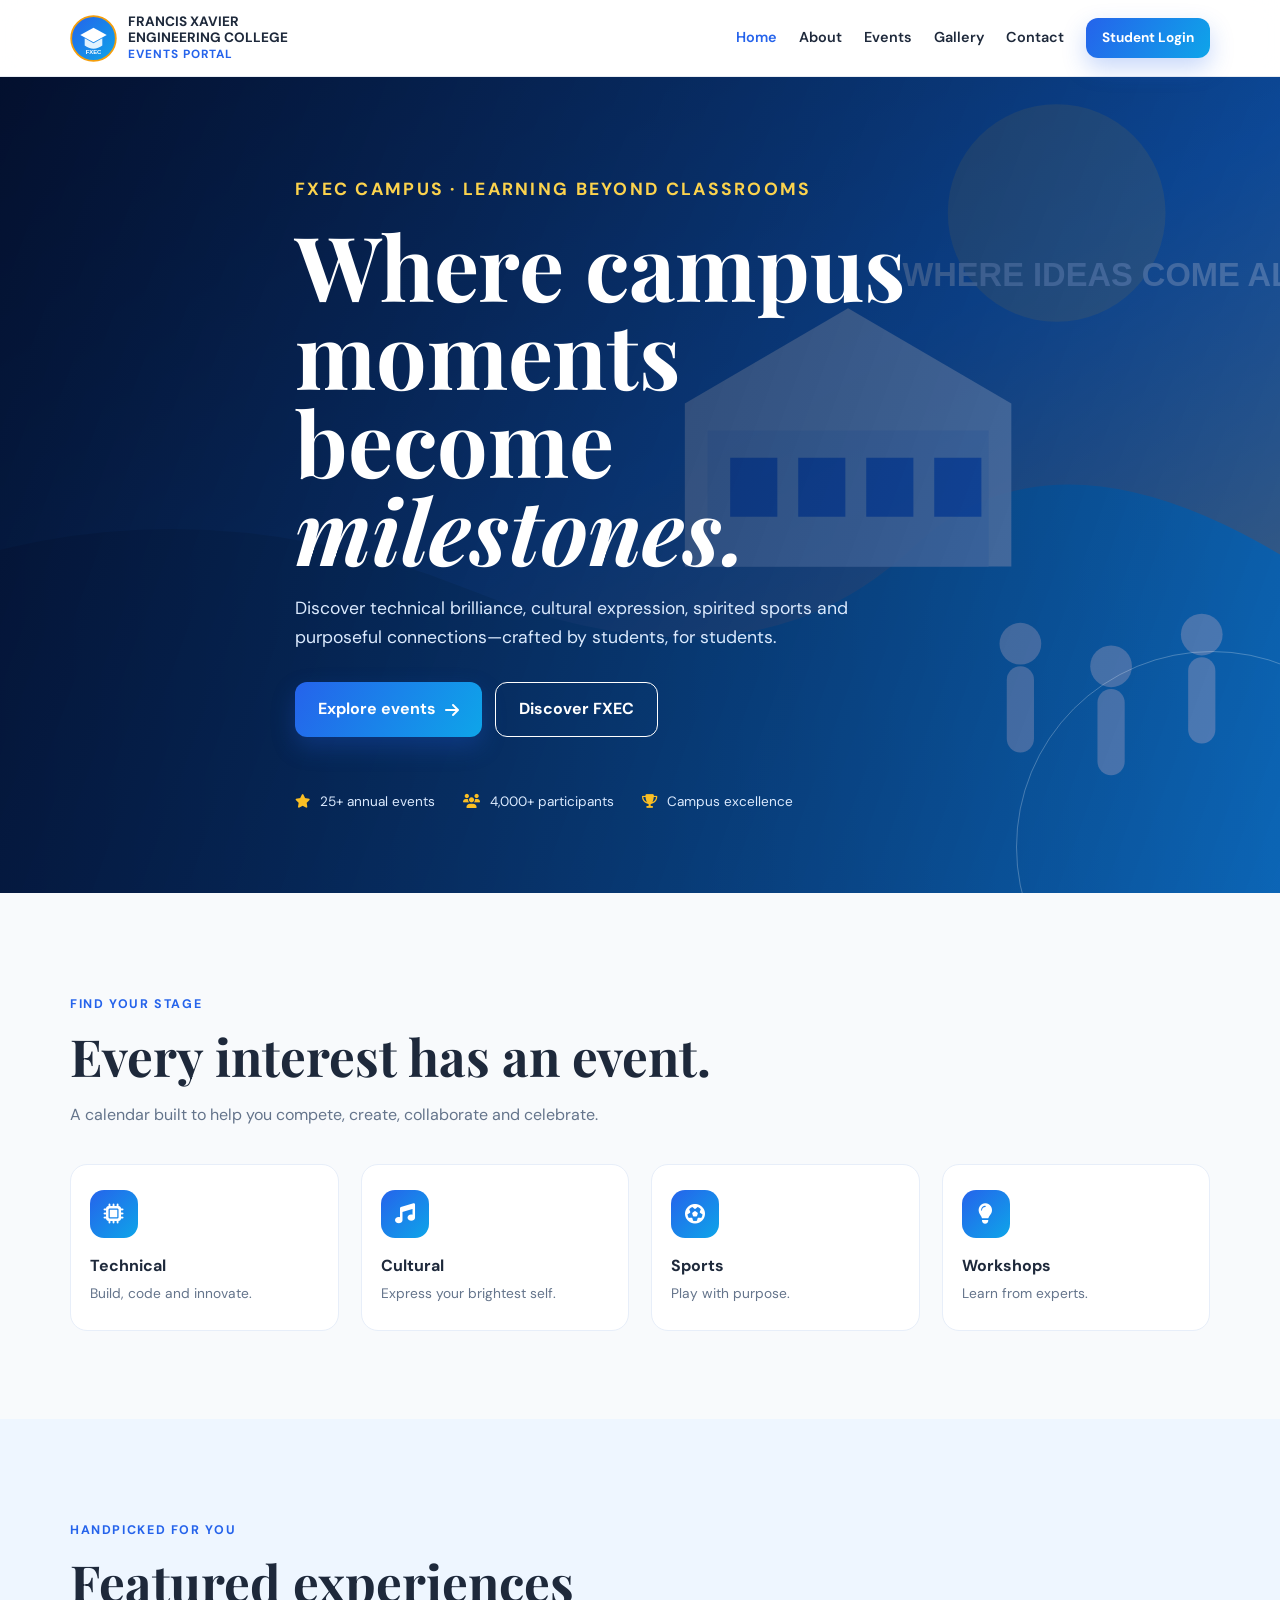
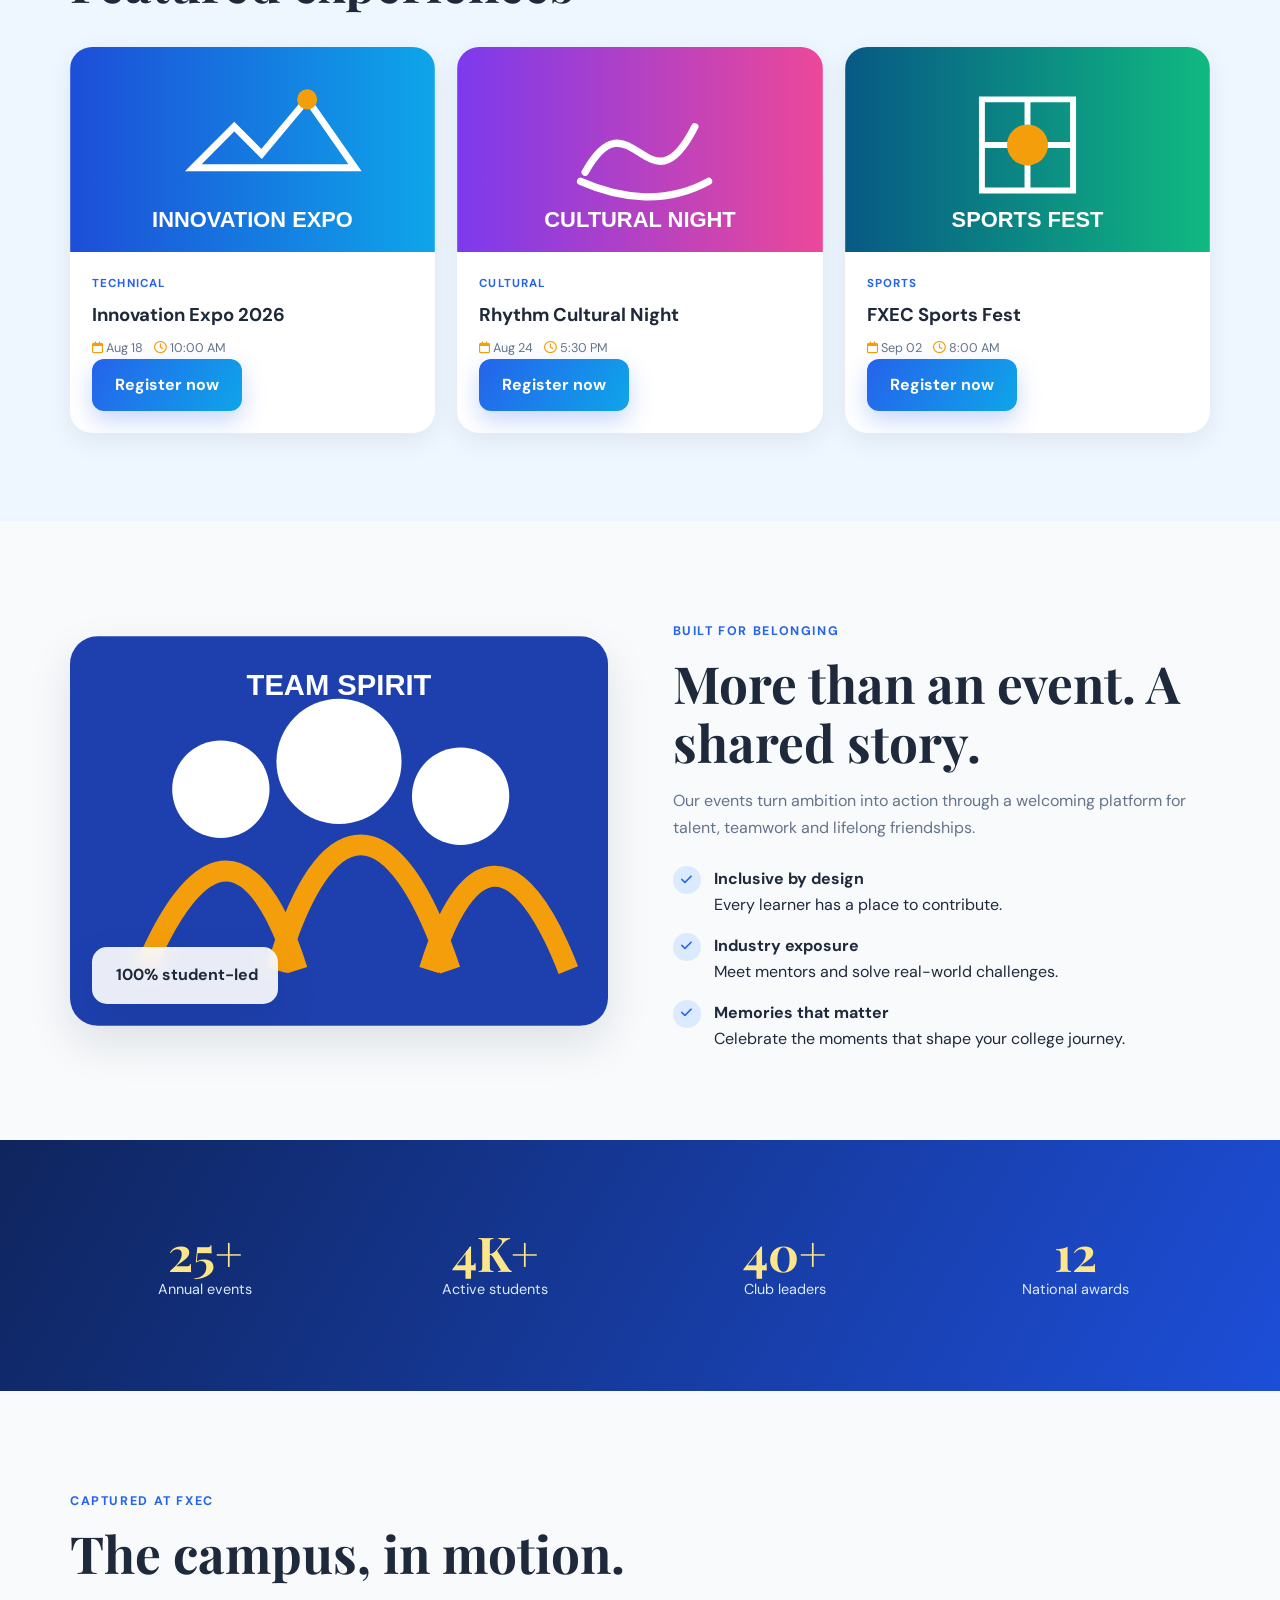
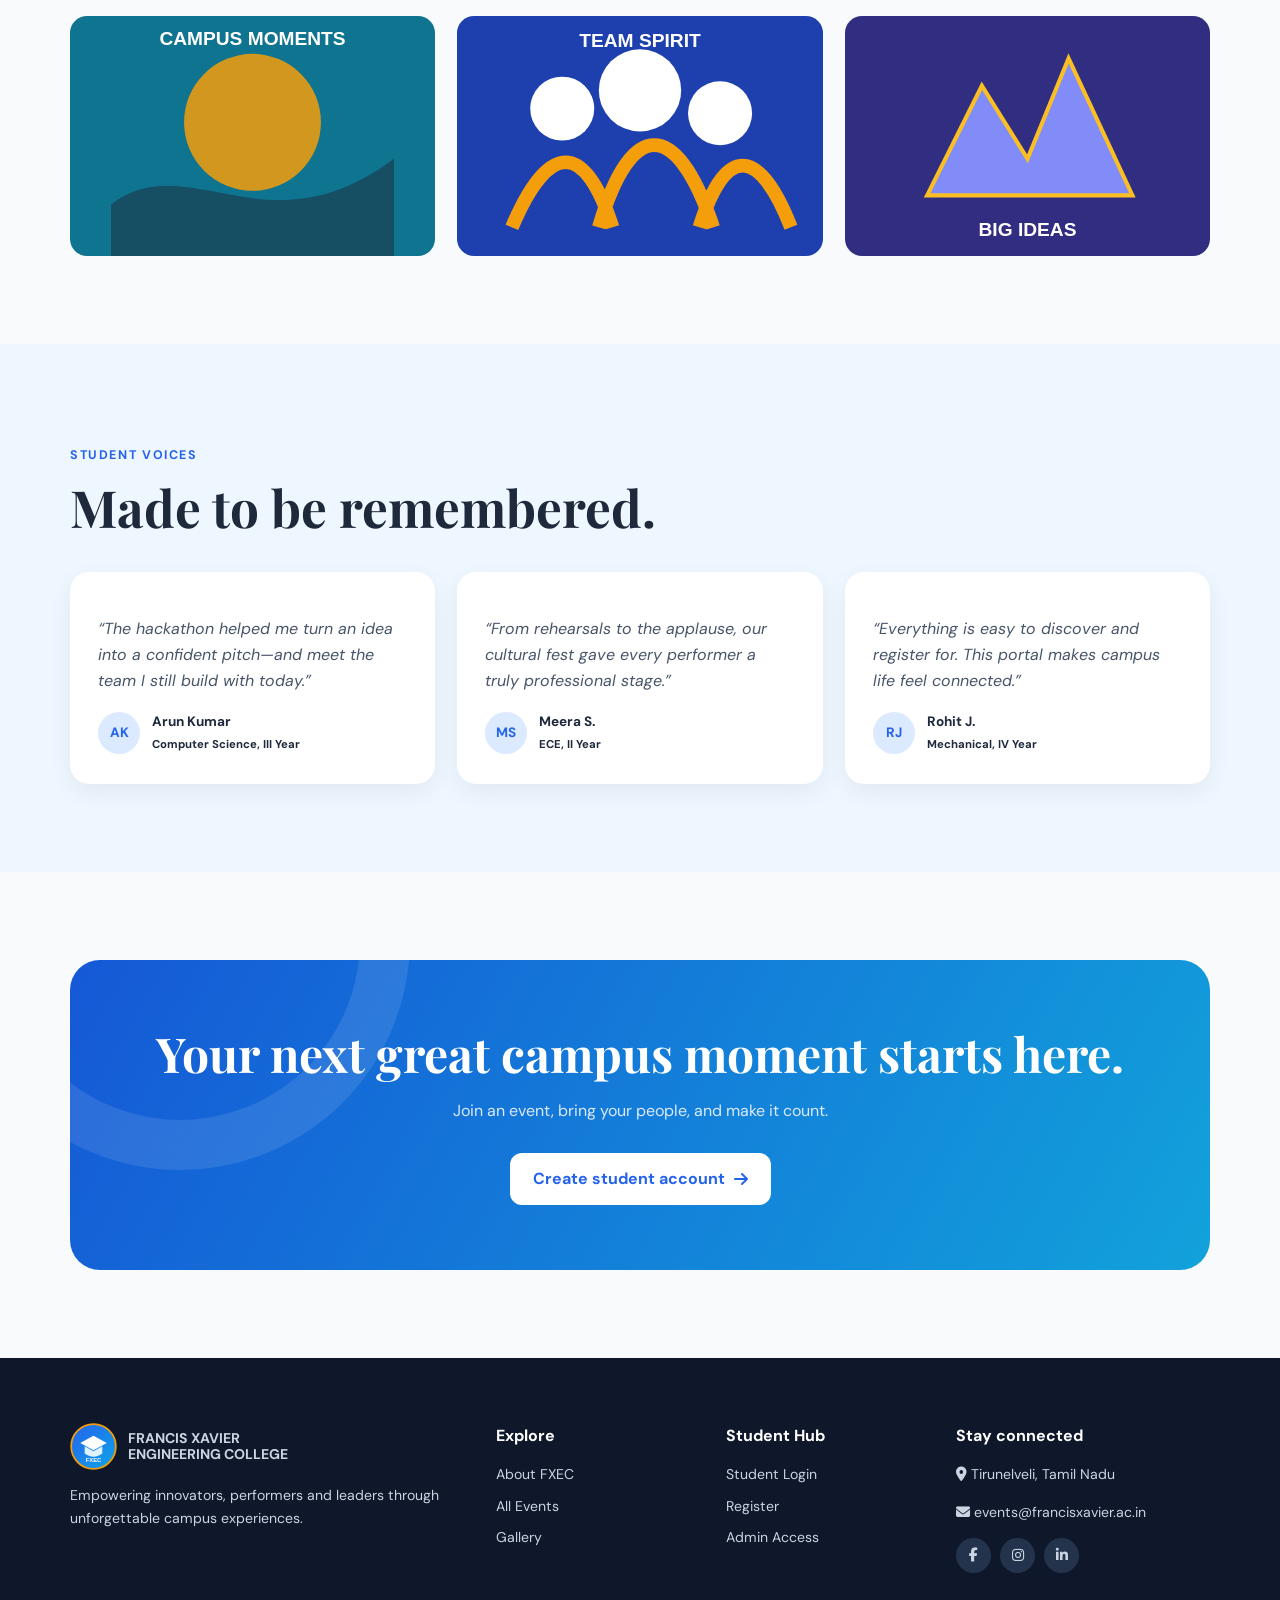
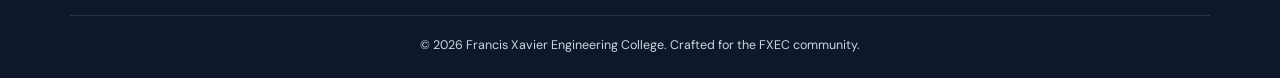
<file: index.html>
<!DOCTYPE html><html lang="en"><head><meta charset="UTF-8"><meta name="viewport" content="width=device-width,initial-scale=1.0"><title>FXEC Events | Francis Xavier Engineering College</title><link rel="preconnect" href="https://fonts.googleapis.com"><link rel="stylesheet" href="https://cdnjs.cloudflare.com/ajax/libs/font-awesome/6.5.2/css/all.min.css"><link rel="stylesheet" href="css/style.css"><link rel="stylesheet" href="css/responsive.css"><link rel="stylesheet" href="css/interactions.css"></head><body>
<nav class="nav"><div class="container nav-inner"><a class="brand" href="index.html"><img src="images/college-logo.svg" alt="FXEC logo"><div>FRANCIS XAVIER<br>ENGINEERING COLLEGE<br><span>EVENTS PORTAL</span></div></a><div class="nav-links"><a class="active" href="index.html">Home</a><a href="about.html">About</a><a href="events.html">Events</a><a href="gallery.html">Gallery</a><a href="contact.html">Contact</a><a class="btn nav-cta" href="student-login.html">Student Login</a></div></div></nav>
<header class="hero"><div class="container hero-content"><p class="eyebrow">FXEC Campus · Learning beyond classrooms</p><h1>Where campus<br>moments become<br><em>milestones.</em></h1><p>Discover technical brilliance, cultural expression, spirited sports and purposeful connections—crafted by students, for students.</p><div class="hero-actions"><a class="btn" href="events.html">Explore events <i class="fa-solid fa-arrow-right"></i></a><a class="btn btn-outline" href="about.html">Discover FXEC</a></div><div class="trust"><span><i class="fa-solid fa-star"></i> 25+ annual events</span><span><i class="fa-solid fa-users"></i> 4,000+ participants</span><span><i class="fa-solid fa-trophy"></i> Campus excellence</span></div></div></header>
<main><section class="section"><div class="container"><p class="eyebrow">Find your stage</p><h2 class="section-title">Every interest has an event.</h2><p class="section-copy">A calendar built to help you compete, create, collaborate and celebrate.</p><div class="category-grid"><div class="category"><i class="fa-solid fa-microchip"></i><h3>Technical</h3><p>Build, code and innovate.</p></div><div class="category"><i class="fa-solid fa-music"></i><h3>Cultural</h3><p>Express your brightest self.</p></div><div class="category"><i class="fa-solid fa-futbol"></i><h3>Sports</h3><p>Play with purpose.</p></div><div class="category"><i class="fa-solid fa-lightbulb"></i><h3>Workshops</h3><p>Learn from experts.</p></div></div></div></section>
<section class="section light-section"><div class="container"><p class="eyebrow">Handpicked for you</p><h2 class="section-title">Featured experiences</h2><div class="card-grid"><article class="event-card"><img class="event-image" src="images/event1.svg" alt="Innovation Expo"><div class="event-body"><span class="event-tag">Technical</span><h3>Innovation Expo 2026</h3><div class="event-meta"><span><i class="fa-regular fa-calendar"></i> Aug 18</span><span><i class="fa-regular fa-clock"></i> 10:00 AM</span></div></div></article><article class="event-card"><img class="event-image" src="images/event2.svg" alt="Cultural Night"><div class="event-body"><span class="event-tag">Cultural</span><h3>Rhythm Cultural Night</h3><div class="event-meta"><span><i class="fa-regular fa-calendar"></i> Aug 24</span><span><i class="fa-regular fa-clock"></i> 5:30 PM</span></div></div></article><article class="event-card"><img class="event-image" src="images/event3.svg" alt="Sports Fest"><div class="event-body"><span class="event-tag">Sports</span><h3>FXEC Sports Fest</h3><div class="event-meta"><span><i class="fa-regular fa-calendar"></i> Sep 02</span><span><i class="fa-regular fa-clock"></i> 8:00 AM</span></div></div></article></div></div></section>
<section class="section"><div class="container split"><div class="visual-card"><img src="images/gallery2.svg" alt="Students collaborating"><div class="floating-stat"><i class="fa-solid fa-sparkles"></i> 100% student-led</div></div><div><p class="eyebrow">Built for belonging</p><h2 class="section-title">More than an event. A shared story.</h2><p class="section-copy">Our events turn ambition into action through a welcoming platform for talent, teamwork and lifelong friendships.</p><div class="why-list"><div><i class="fa-solid fa-check"></i><span><strong>Inclusive by design</strong><br>Every learner has a place to contribute.</span></div><div><i class="fa-solid fa-check"></i><span><strong>Industry exposure</strong><br>Meet mentors and solve real-world challenges.</span></div><div><i class="fa-solid fa-check"></i><span><strong>Memories that matter</strong><br>Celebrate the moments that shape your college journey.</span></div></div></div></div></section>
<section class="section stats"><div class="container stat-grid"><div class="stat"><strong>25+</strong><span>Annual events</span></div><div class="stat"><strong>4K+</strong><span>Active students</span></div><div class="stat"><strong>40+</strong><span>Club leaders</span></div><div class="stat"><strong>12</strong><span>National awards</span></div></div></section>
<section class="section"><div class="container"><p class="eyebrow">Captured at FXEC</p><h2 class="section-title">The campus, in motion.</h2><div class="gallery-grid"><a class="gallery-item" href="gallery.html"><img src="images/gallery1.svg" alt="Campus event"></a><a class="gallery-item" href="gallery.html"><img src="images/gallery2.svg" alt="Student team"></a><a class="gallery-item" href="gallery.html"><img src="images/gallery3.svg" alt="Ideas showcase"></a></div></div></section>
<section class="section light-section"><div class="container"><p class="eyebrow">Student voices</p><h2 class="section-title">Made to be remembered.</h2><div class="card-grid"><article class="testimonial"><p>“The hackathon helped me turn an idea into a confident pitch—and meet the team I still build with today.”</p><div class="person"><span class="avatar">AK</span><span>Arun Kumar<br><small>Computer Science, III Year</small></span></div></article><article class="testimonial"><p>“From rehearsals to the applause, our cultural fest gave every performer a truly professional stage.”</p><div class="person"><span class="avatar">MS</span><span>Meera S.<br><small>ECE, II Year</small></span></div></article><article class="testimonial"><p>“Everything is easy to discover and register for. This portal makes campus life feel connected.”</p><div class="person"><span class="avatar">RJ</span><span>Rohit J.<br><small>Mechanical, IV Year</small></span></div></article></div></div></section>
<section class="section"><div class="container cta"><h2>Your next great campus moment starts here.</h2><p>Join an event, bring your people, and make it count.</p><a class="btn" href="student-register.html">Create student account <i class="fa-solid fa-arrow-right"></i></a></div></section></main>
<footer class="footer"><div class="container footer-grid"><div><a class="brand" href="index.html"><img src="images/college-logo.svg" alt="FXEC logo"><div>FRANCIS XAVIER<br>ENGINEERING COLLEGE</div></a><p>Empowering innovators, performers and leaders through unforgettable campus experiences.</p></div><div><h4>Explore</h4><div class="footer-links"><a href="about.html">About FXEC</a><a href="events.html">All Events</a><a href="gallery.html">Gallery</a></div></div><div><h4>Student Hub</h4><div class="footer-links"><a href="student-login.html">Student Login</a><a href="student-register.html">Register</a><a href="admin-login.html">Admin Access</a></div></div><div><h4>Stay connected</h4><p><i class="fa-solid fa-location-dot"></i> Tirunelveli, Tamil Nadu</p><p><i class="fa-solid fa-envelope"></i> events@francisxavier.ac.in</p><div class="socials"><a href="#" aria-label="Facebook"><i class="fa-brands fa-facebook-f"></i></a><a href="#" aria-label="Instagram"><i class="fa-brands fa-instagram"></i></a><a href="#" aria-label="LinkedIn"><i class="fa-brands fa-linkedin-in"></i></a></div></div></div><div class="container copyright">© 2026 Francis Xavier Engineering College. Crafted for the FXEC community.</div></footer><script src="js/app.js" defer></script></body></html>
</file>
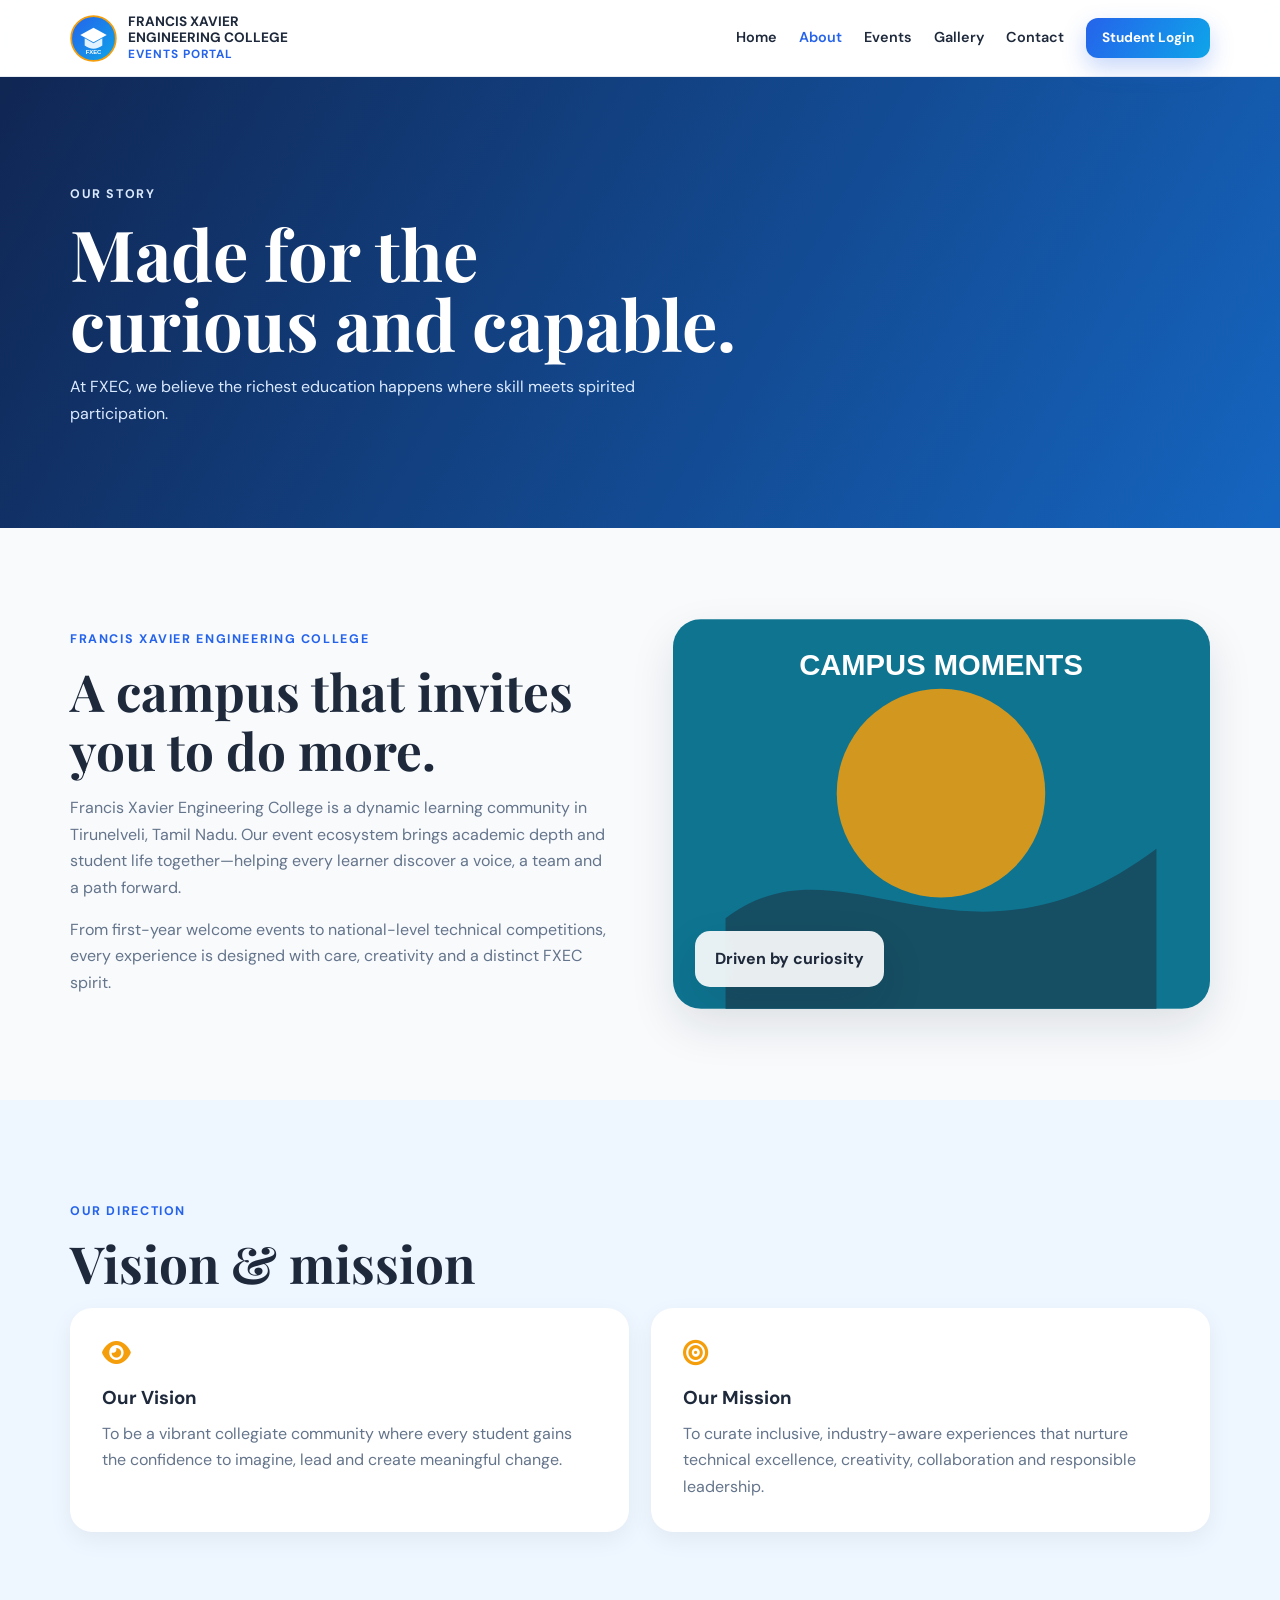
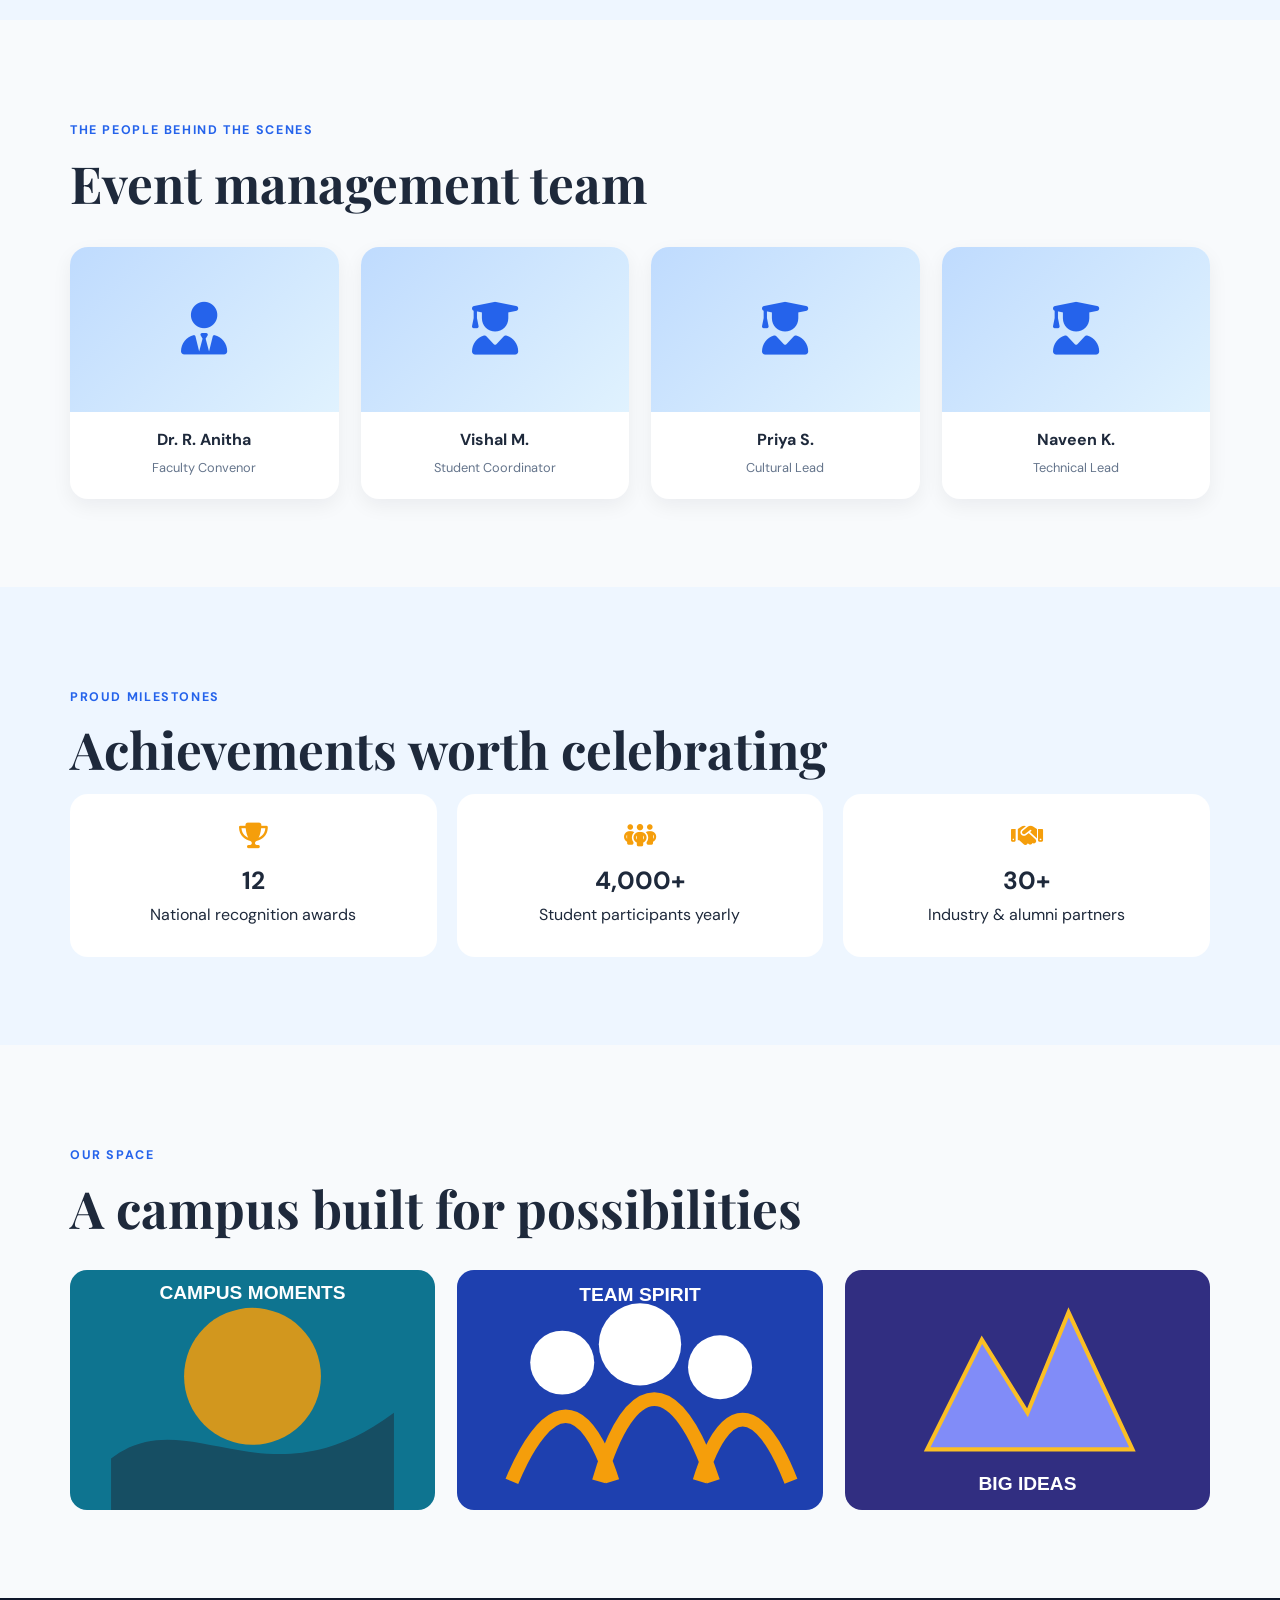
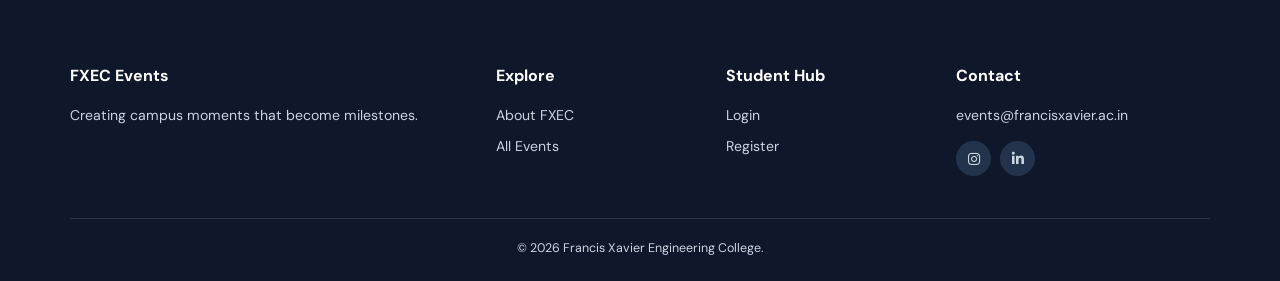
<file: about.html>
<!DOCTYPE html><html lang="en"><head><meta charset="UTF-8"><meta name="viewport" content="width=device-width,initial-scale=1"><title>About FXEC Events</title><link rel="stylesheet" href="https://cdnjs.cloudflare.com/ajax/libs/font-awesome/6.5.2/css/all.min.css"><link rel="stylesheet" href="css/style.css"><link rel="stylesheet" href="css/about.css"><link rel="stylesheet" href="css/responsive.css"><link rel="stylesheet" href="css/interactions.css"></head><body><nav class="nav"><div class="container nav-inner"><a class="brand" href="index.html"><img src="images/college-logo.svg" alt="FXEC"><div>FRANCIS XAVIER<br>ENGINEERING COLLEGE<br><span>EVENTS PORTAL</span></div></a><div class="nav-links"><a href="index.html">Home</a><a class="active" href="about.html">About</a><a href="events.html">Events</a><a href="gallery.html">Gallery</a><a href="contact.html">Contact</a><a class="btn nav-cta" href="student-login.html">Student Login</a></div></div></nav><header class="page-hero"><div class="container"><p class="eyebrow">Our story</p><h1>Made for the<br>curious and capable.</h1><p>At FXEC, we believe the richest education happens where skill meets spirited participation.</p></div></header><main><section class="section"><div class="container split"><div><p class="eyebrow">Francis Xavier Engineering College</p><h2 class="section-title">A campus that invites you to do more.</h2><p class="section-copy">Francis Xavier Engineering College is a dynamic learning community in Tirunelveli, Tamil Nadu. Our event ecosystem brings academic depth and student life together—helping every learner discover a voice, a team and a path forward.</p><p class="section-copy">From first-year welcome events to national-level technical competitions, every experience is designed with care, creativity and a distinct FXEC spirit.</p></div><div class="visual-card"><img src="images/gallery1.svg" alt="FXEC campus"><div class="floating-stat">Driven by curiosity</div></div></div></section><section class="section light-section"><div class="container"><p class="eyebrow">Our direction</p><h2 class="section-title">Vision & mission</h2><div class="mission-grid"><article class="mission"><i class="fa-solid fa-eye"></i><h3>Our Vision</h3><p>To be a vibrant collegiate community where every student gains the confidence to imagine, lead and create meaningful change.</p></article><article class="mission"><i class="fa-solid fa-bullseye"></i><h3>Our Mission</h3><p>To curate inclusive, industry-aware experiences that nurture technical excellence, creativity, collaboration and responsible leadership.</p></article></div></div></section><section class="section"><div class="container"><p class="eyebrow">The people behind the scenes</p><h2 class="section-title">Event management team</h2><div class="team-grid"><article class="member"><div class="portrait"><i class="fa-solid fa-user-tie"></i></div><h3>Dr. R. Anitha</h3><p>Faculty Convenor</p></article><article class="member"><div class="portrait"><i class="fa-solid fa-user-graduate"></i></div><h3>Vishal M.</h3><p>Student Coordinator</p></article><article class="member"><div class="portrait"><i class="fa-solid fa-user-graduate"></i></div><h3>Priya S.</h3><p>Cultural Lead</p></article><article class="member"><div class="portrait"><i class="fa-solid fa-user-graduate"></i></div><h3>Naveen K.</h3><p>Technical Lead</p></article></div></div></section><section class="section light-section"><div class="container"><p class="eyebrow">Proud milestones</p><h2 class="section-title">Achievements worth celebrating</h2><div class="achievement-grid"><div class="achievement"><i class="fa-solid fa-trophy"></i><strong>12</strong><span>National recognition awards</span></div><div class="achievement"><i class="fa-solid fa-people-group"></i><strong>4,000+</strong><span>Student participants yearly</span></div><div class="achievement"><i class="fa-solid fa-handshake"></i><strong>30+</strong><span>Industry & alumni partners</span></div></div></div></section><section class="section"><div class="container"><p class="eyebrow">Our space</p><h2 class="section-title">A campus built for possibilities</h2><div class="gallery-grid"><div class="gallery-item"><img src="images/gallery1.svg" alt="Campus view"></div><div class="gallery-item"><img src="images/gallery2.svg" alt="Students collaborating"></div><div class="gallery-item"><img src="images/gallery3.svg" alt="Innovation showcase"></div></div></div></section></main><footer class="footer"><div class="container footer-grid"><div><h4>FXEC Events</h4><p>Creating campus moments that become milestones.</p></div><div><h4>Explore</h4><div class="footer-links"><a href="about.html">About FXEC</a><a href="events.html">All Events</a></div></div><div><h4>Student Hub</h4><div class="footer-links"><a href="student-login.html">Login</a><a href="student-register.html">Register</a></div></div><div><h4>Contact</h4><p>events@francisxavier.ac.in</p><div class="socials"><a href="#"><i class="fa-brands fa-instagram"></i></a><a href="#"><i class="fa-brands fa-linkedin-in"></i></a></div></div></div><div class="container copyright">© 2026 Francis Xavier Engineering College.</div></footer><script src="js/app.js" defer></script></body></html>
</file>
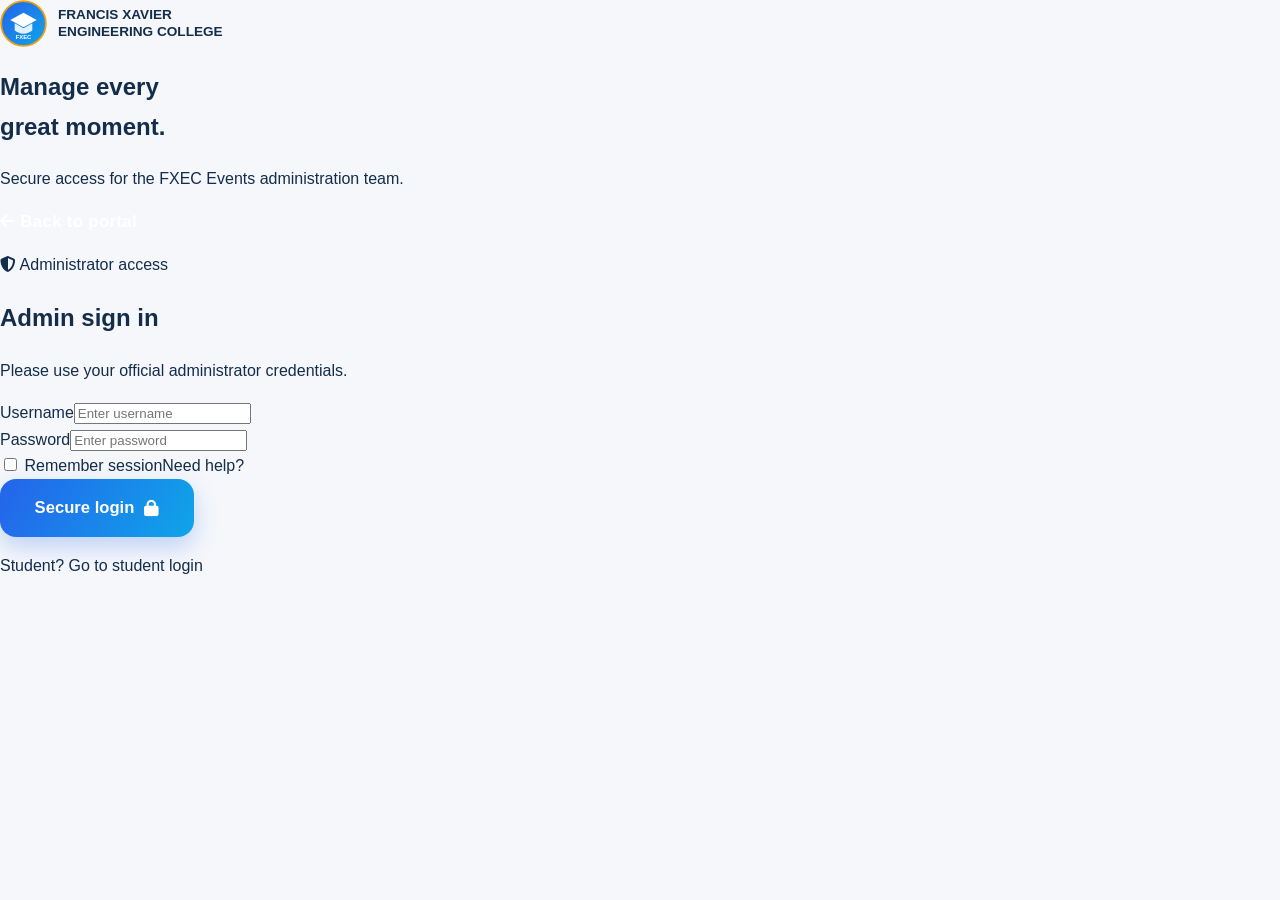
<file: admin-login.html>
<!DOCTYPE html><html lang="en"><head><meta charset="UTF-8"><meta name="viewport" content="width=device-width,initial-scale=1"><title>Admin Login | FXEC Events</title><link rel="stylesheet" href="https://cdnjs.cloudflare.com/ajax/libs/font-awesome/6.5.2/css/all.min.css"><link rel="stylesheet" href="css/style.css"><link rel="stylesheet" href="css/login.css"><link rel="stylesheet" href="css/responsive.css"><link rel="stylesheet" href="css/interactions.css"></head><body><main class="auth-page"><div class="auth-wrap"><aside class="auth-side"><a class="brand" href="index.html"><img src="images/college-logo.svg" alt="FXEC"><div>FRANCIS XAVIER<br>ENGINEERING COLLEGE</div></a><h1>Manage every<br>great moment.</h1><p>Secure access for the FXEC Events administration team.</p></aside><section class="auth-form"><a href="index.html" class="eyebrow"><i class="fa-solid fa-arrow-left"></i> Back to portal</a><p class="admin-badge"><i class="fa-solid fa-shield-halved"></i> Administrator access</p><h2>Admin sign in</h2><p>Please use your official administrator credentials.</p><form action="#"><div class="field"><label for="user">Username</label><input id="user" type="text" placeholder="Enter username" required></div><div class="field"><label for="adminpass">Password</label><input id="adminpass" type="password" placeholder="Enter password" required></div><div class="form-options"><label><input type="checkbox"> Remember session</label><a href="#">Need help?</a></div><button class="btn" type="submit">Secure login <i class="fa-solid fa-lock"></i></button></form><p class="auth-switch">Student? <a href="student-login.html">Go to student login</a></p></section></div></main><script src="js/app.js" defer></script></body></html>
</file>
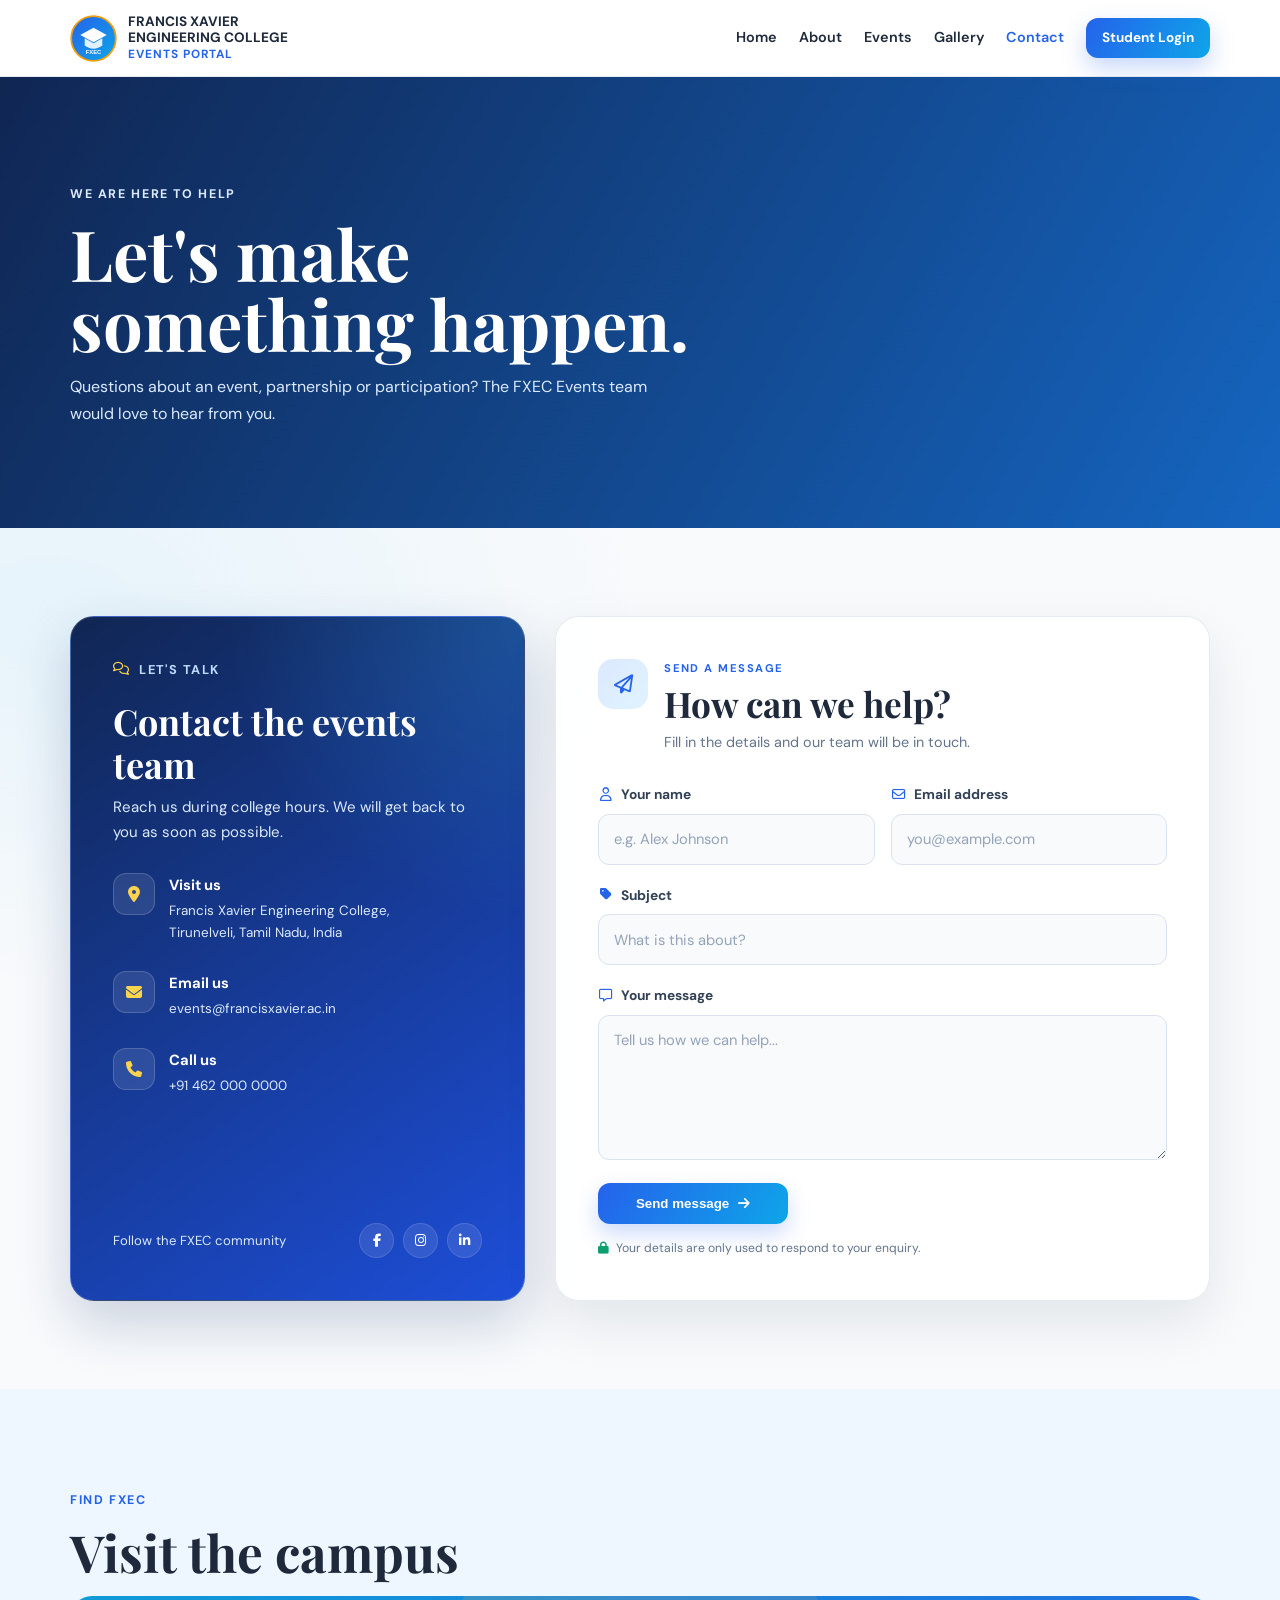
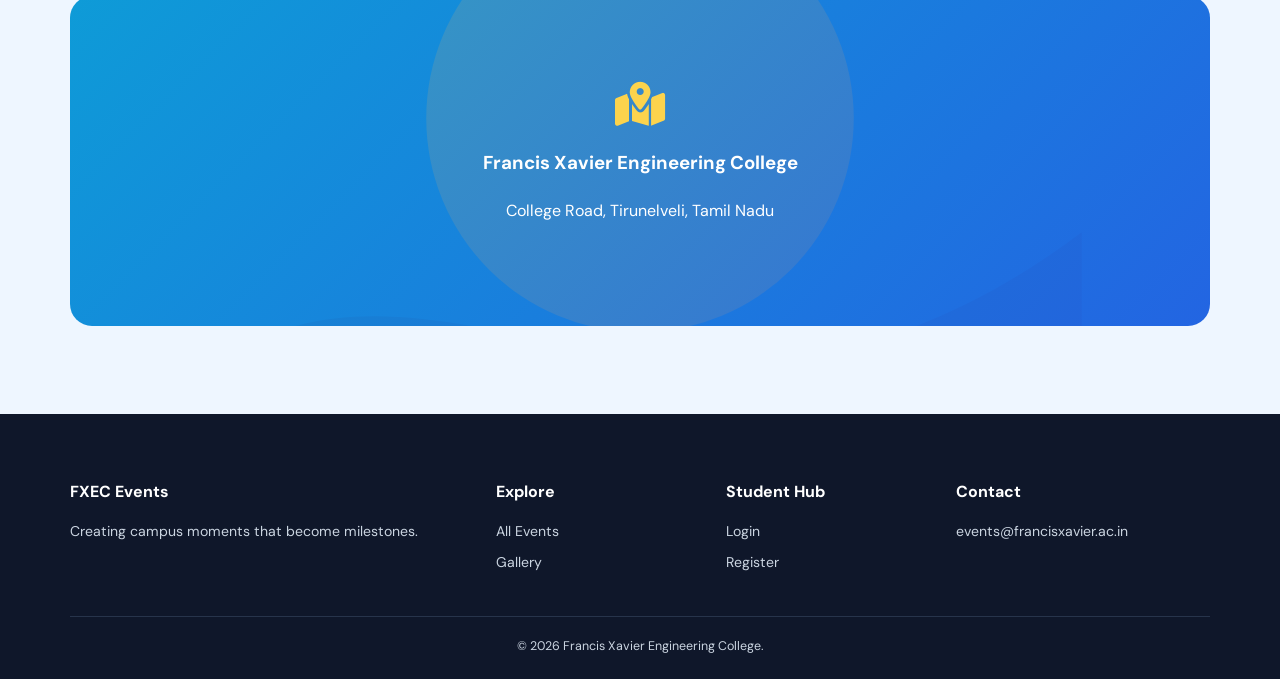
<file: contact.html>
<!DOCTYPE html>
<html lang="en">
<head>
    <meta charset="UTF-8">
    <meta name="viewport" content="width=device-width, initial-scale=1">
    <title>Contact | FXEC Events</title>
    <link rel="stylesheet" href="https://cdnjs.cloudflare.com/ajax/libs/font-awesome/6.5.2/css/all.min.css">
    <link rel="stylesheet" href="css/style.css">
    <link rel="stylesheet" href="css/contact.css">
    <link rel="stylesheet" href="css/responsive.css">
    <link rel="stylesheet" href="css/interactions.css">
</head>
<body>
    <nav class="nav">
        <div class="container nav-inner">
            <a class="brand" href="index.html">
                <img src="images/college-logo.svg" alt="FXEC">
                <div>FRANCIS XAVIER<br>ENGINEERING COLLEGE<br><span>EVENTS PORTAL</span></div>
            </a>
            <div class="nav-links">
                <a href="index.html">Home</a>
                <a href="about.html">About</a>
                <a href="events.html">Events</a>
                <a href="gallery.html">Gallery</a>
                <a class="active" href="contact.html">Contact</a>
                <a class="btn nav-cta" href="student-login.html">Student Login</a>
            </div>
        </div>
    </nav>

    <header class="page-hero">
        <div class="container">
            <p class="eyebrow">We are here to help</p>
            <h1>Let's make<br>something happen.</h1>
            <p>Questions about an event, partnership or participation? The FXEC Events team would love to hear from you.</p>
        </div>
    </header>

    <main>
        <section class="section contact-section">
            <div class="container contact-grid">
                <aside class="contact-info">
                    <span class="contact-info-kicker"><i class="fa-regular fa-comments" aria-hidden="true"></i> Let's talk</span>
                    <h2>Contact the events team</h2>
                    <p>Reach us during college hours. We will get back to you as soon as possible.</p>

                    <div class="contact-line">
                        <span class="contact-line-icon"><i class="fa-solid fa-location-dot" aria-hidden="true"></i></span>
                        <div><strong>Visit us</strong><span>Francis Xavier Engineering College,<br>Tirunelveli, Tamil Nadu, India</span></div>
                    </div>
                    <div class="contact-line">
                        <span class="contact-line-icon"><i class="fa-solid fa-envelope" aria-hidden="true"></i></span>
                        <div><strong>Email us</strong><a href="mailto:events@francisxavier.ac.in">events@francisxavier.ac.in</a></div>
                    </div>
                    <div class="contact-line">
                        <span class="contact-line-icon"><i class="fa-solid fa-phone" aria-hidden="true"></i></span>
                        <div><strong>Call us</strong><a href="tel:+914620000000">+91 462 000 0000</a></div>
                    </div>
                    <div class="contact-info-footer">
                        <span>Follow the FXEC community</span>
                        <div class="socials">
                            <a href="#" aria-label="Facebook"><i class="fa-brands fa-facebook-f" aria-hidden="true"></i></a>
                            <a href="#" aria-label="Instagram"><i class="fa-brands fa-instagram" aria-hidden="true"></i></a>
                            <a href="#" aria-label="LinkedIn"><i class="fa-brands fa-linkedin-in" aria-hidden="true"></i></a>
                        </div>
                    </div>
                </aside>

                <section class="contact-form" aria-labelledby="contact-form-title">
                    <div class="contact-form-heading">
                        <span class="contact-form-icon"><i class="fa-regular fa-paper-plane" aria-hidden="true"></i></span>
                        <div>
                            <p class="eyebrow">Send a message</p>
                            <h2 id="contact-form-title">How can we help?</h2>
                            <p>Fill in the details and our team will be in touch.</p>
                        </div>
                    </div>

                    <form action="#">
                        <div class="contact-fields">
                            <div class="field">
                                <label for="cname"><i class="fa-regular fa-user" aria-hidden="true"></i> Your name</label>
                                <div class="contact-input-wrap">
                                    <input id="cname" name="name" type="text" autocomplete="name" placeholder="e.g. Alex Johnson" minlength="2" required>
                                </div>
                            </div>
                            <div class="field">
                                <label for="cemail"><i class="fa-regular fa-envelope" aria-hidden="true"></i> Email address</label>
                                <div class="contact-input-wrap">
                                    <input id="cemail" name="email" type="email" autocomplete="email" placeholder="you@example.com" required>
                                </div>
                            </div>
                            <div class="field contact-field-full">
                                <label for="subject"><i class="fa-solid fa-tag" aria-hidden="true"></i> Subject</label>
                                <div class="contact-input-wrap">
                                    <input id="subject" name="subject" type="text" placeholder="What is this about?" required>
                                </div>
                            </div>
                            <div class="field contact-field-full">
                                <label for="message"><i class="fa-regular fa-message" aria-hidden="true"></i> Your message</label>
                                <div class="contact-input-wrap contact-textarea-wrap">
                                    <textarea id="message" name="message" placeholder="Tell us how we can help..." minlength="10" required></textarea>
                                </div>
                            </div>
                        </div>
                        <button class="btn contact-submit" type="submit">
                            <span>Send message</span>
                            <i class="fa-solid fa-arrow-right" aria-hidden="true"></i>
                        </button>
                        <p class="contact-privacy"><i class="fa-solid fa-lock" aria-hidden="true"></i> Your details are only used to respond to your enquiry.</p>
                    </form>
                </section>
            </div>
        </section>

        <section class="section light-section">
            <div class="container">
                <p class="eyebrow">Find FXEC</p>
                <h2 class="section-title">Visit the campus</h2>
                <div class="map">
                    <div>
                        <i class="fa-solid fa-map-location-dot" aria-hidden="true"></i>
                        <h3>Francis Xavier Engineering College</h3>
                        <p>College Road, Tirunelveli, Tamil Nadu</p>
                    </div>
                </div>
            </div>
        </section>
    </main>

    <footer class="footer">
        <div class="container footer-grid">
            <div><h4>FXEC Events</h4><p>Creating campus moments that become milestones.</p></div>
            <div><h4>Explore</h4><div class="footer-links"><a href="events.html">All Events</a><a href="gallery.html">Gallery</a></div></div>
            <div><h4>Student Hub</h4><div class="footer-links"><a href="student-login.html">Login</a><a href="student-register.html">Register</a></div></div>
            <div><h4>Contact</h4><p><a href="mailto:events@francisxavier.ac.in">events@francisxavier.ac.in</a></p></div>
        </div>
        <div class="container copyright">© 2026 Francis Xavier Engineering College.</div>
    </footer>
    <script src="js/app.js" defer></script>
</body>
</html>
</file>
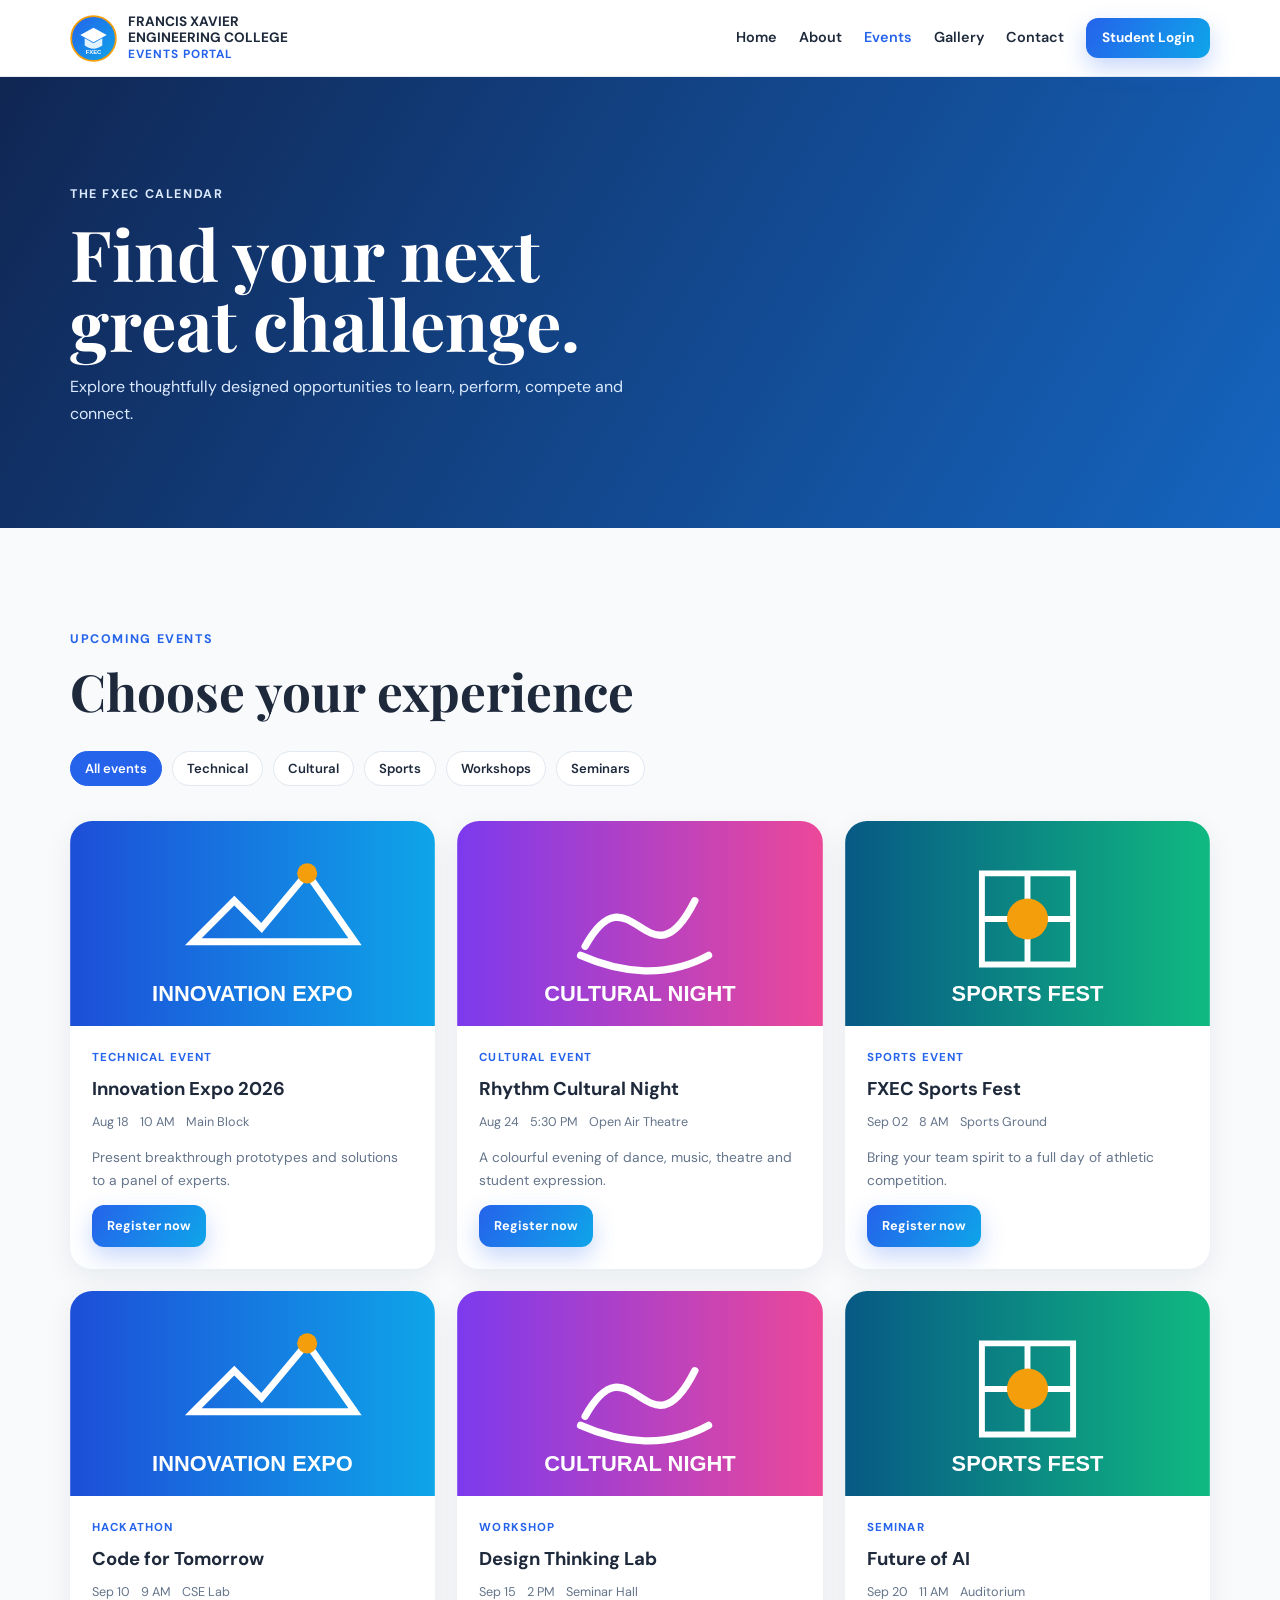
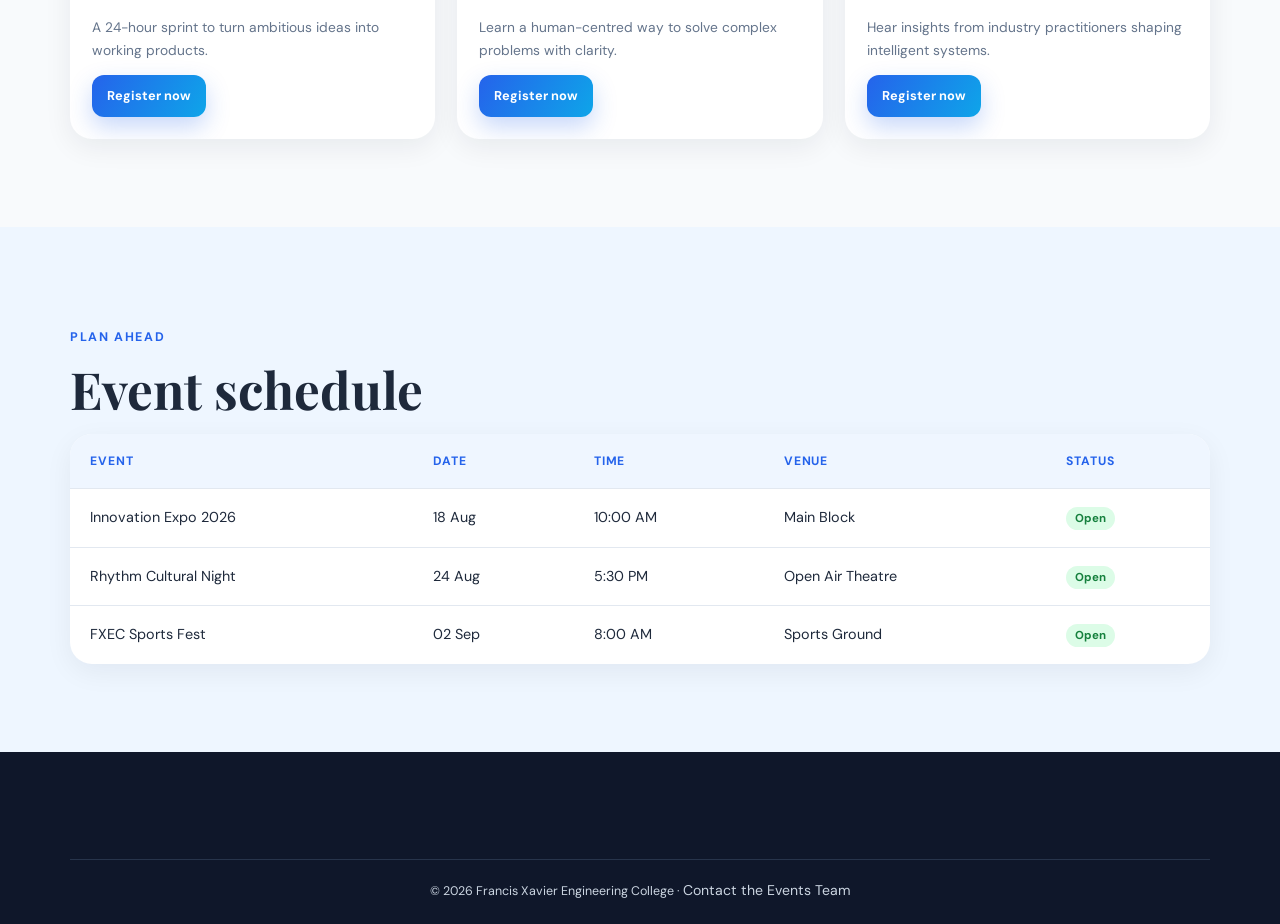
<file: events.html>
<!DOCTYPE html><html lang="en"><head><meta charset="UTF-8"><meta name="viewport" content="width=device-width,initial-scale=1"><title>Events | FXEC</title><link rel="stylesheet" href="https://cdnjs.cloudflare.com/ajax/libs/font-awesome/6.5.2/css/all.min.css"><link rel="stylesheet" href="css/style.css"><link rel="stylesheet" href="css/events.css"><link rel="stylesheet" href="css/responsive.css"><link rel="stylesheet" href="css/interactions.css"></head><body><nav class="nav"><div class="container nav-inner"><a class="brand" href="index.html"><img src="images/college-logo.svg" alt="FXEC"><div>FRANCIS XAVIER<br>ENGINEERING COLLEGE<br><span>EVENTS PORTAL</span></div></a><div class="nav-links"><a href="index.html">Home</a><a href="about.html">About</a><a class="active" href="events.html">Events</a><a href="gallery.html">Gallery</a><a href="contact.html">Contact</a><a class="btn nav-cta" href="student-login.html">Student Login</a></div></div></nav><header class="page-hero"><div class="container"><p class="eyebrow">The FXEC calendar</p><h1>Find your next<br>great challenge.</h1><p>Explore thoughtfully designed opportunities to learn, perform, compete and connect.</p></div></header><main><section class="section"><div class="container"><p class="eyebrow">Upcoming events</p><h2 class="section-title">Choose your experience</h2><div class="filters"><button class="filter">All events</button><button class="filter">Technical</button><button class="filter">Cultural</button><button class="filter">Sports</button><button class="filter">Workshops</button><button class="filter">Seminars</button></div><div class="card-grid"><article class="event-card"><img class="event-image" src="images/event1.svg" alt="Innovation Expo"><div class="event-body"><span class="event-tag">Technical Event</span><h3>Innovation Expo 2026</h3><div class="event-meta"><span><i class="fa-calendar"></i> Aug 18</span><span><i class="fa-clock"></i> 10 AM</span><span><i class="fa-location-dot"></i> Main Block</span></div><p>Present breakthrough prototypes and solutions to a panel of experts.</p><a class="btn" href="student-login.html">Register now</a></div></article><article class="event-card"><img class="event-image" src="images/event2.svg" alt="Cultural Night"><div class="event-body"><span class="event-tag">Cultural Event</span><h3>Rhythm Cultural Night</h3><div class="event-meta"><span><i class="fa-calendar"></i> Aug 24</span><span><i class="fa-clock"></i> 5:30 PM</span><span><i class="fa-location-dot"></i> Open Air Theatre</span></div><p>A colourful evening of dance, music, theatre and student expression.</p><a class="btn" href="student-login.html">Register now</a></div></article><article class="event-card"><img class="event-image" src="images/event3.svg" alt="Sports Fest"><div class="event-body"><span class="event-tag">Sports Event</span><h3>FXEC Sports Fest</h3><div class="event-meta"><span><i class="fa-calendar"></i> Sep 02</span><span><i class="fa-clock"></i> 8 AM</span><span><i class="fa-location-dot"></i> Sports Ground</span></div><p>Bring your team spirit to a full day of athletic competition.</p><a class="btn" href="student-login.html">Register now</a></div></article><article class="event-card"><img class="event-image" src="images/event1.svg" alt="Hackathon"><div class="event-body"><span class="event-tag">Hackathon</span><h3>Code for Tomorrow</h3><div class="event-meta"><span><i class="fa-calendar"></i> Sep 10</span><span><i class="fa-clock"></i> 9 AM</span><span><i class="fa-location-dot"></i> CSE Lab</span></div><p>A 24-hour sprint to turn ambitious ideas into working products.</p><a class="btn" href="student-login.html">Register now</a></div></article><article class="event-card"><img class="event-image" src="images/event2.svg" alt="Workshop"><div class="event-body"><span class="event-tag">Workshop</span><h3>Design Thinking Lab</h3><div class="event-meta"><span><i class="fa-calendar"></i> Sep 15</span><span><i class="fa-clock"></i> 2 PM</span><span><i class="fa-location-dot"></i> Seminar Hall</span></div><p>Learn a human-centred way to solve complex problems with clarity.</p><a class="btn" href="student-login.html">Register now</a></div></article><article class="event-card"><img class="event-image" src="images/event3.svg" alt="Seminar"><div class="event-body"><span class="event-tag">Seminar</span><h3>Future of AI</h3><div class="event-meta"><span><i class="fa-calendar"></i> Sep 20</span><span><i class="fa-clock"></i> 11 AM</span><span><i class="fa-location-dot"></i> Auditorium</span></div><p>Hear insights from industry practitioners shaping intelligent systems.</p><a class="btn" href="student-login.html">Register now</a></div></article></div></div></section><section class="section light-section"><div class="container"><p class="eyebrow">Plan ahead</p><h2 class="section-title">Event schedule</h2><div class="schedule"><table><thead><tr><th>Event</th><th>Date</th><th>Time</th><th>Venue</th><th>Status</th></tr></thead><tbody><tr><td>Innovation Expo 2026</td><td>18 Aug</td><td>10:00 AM</td><td>Main Block</td><td><span class="status">Open</span></td></tr><tr><td>Rhythm Cultural Night</td><td>24 Aug</td><td>5:30 PM</td><td>Open Air Theatre</td><td><span class="status">Open</span></td></tr><tr><td>FXEC Sports Fest</td><td>02 Sep</td><td>8:00 AM</td><td>Sports Ground</td><td><span class="status">Open</span></td></tr></tbody></table></div></div></section></main><footer class="footer"><div class="container copyright">© 2026 Francis Xavier Engineering College · <a href="contact.html">Contact the Events Team</a></div></footer><script src="js/app.js" defer></script></body></html>
</file>
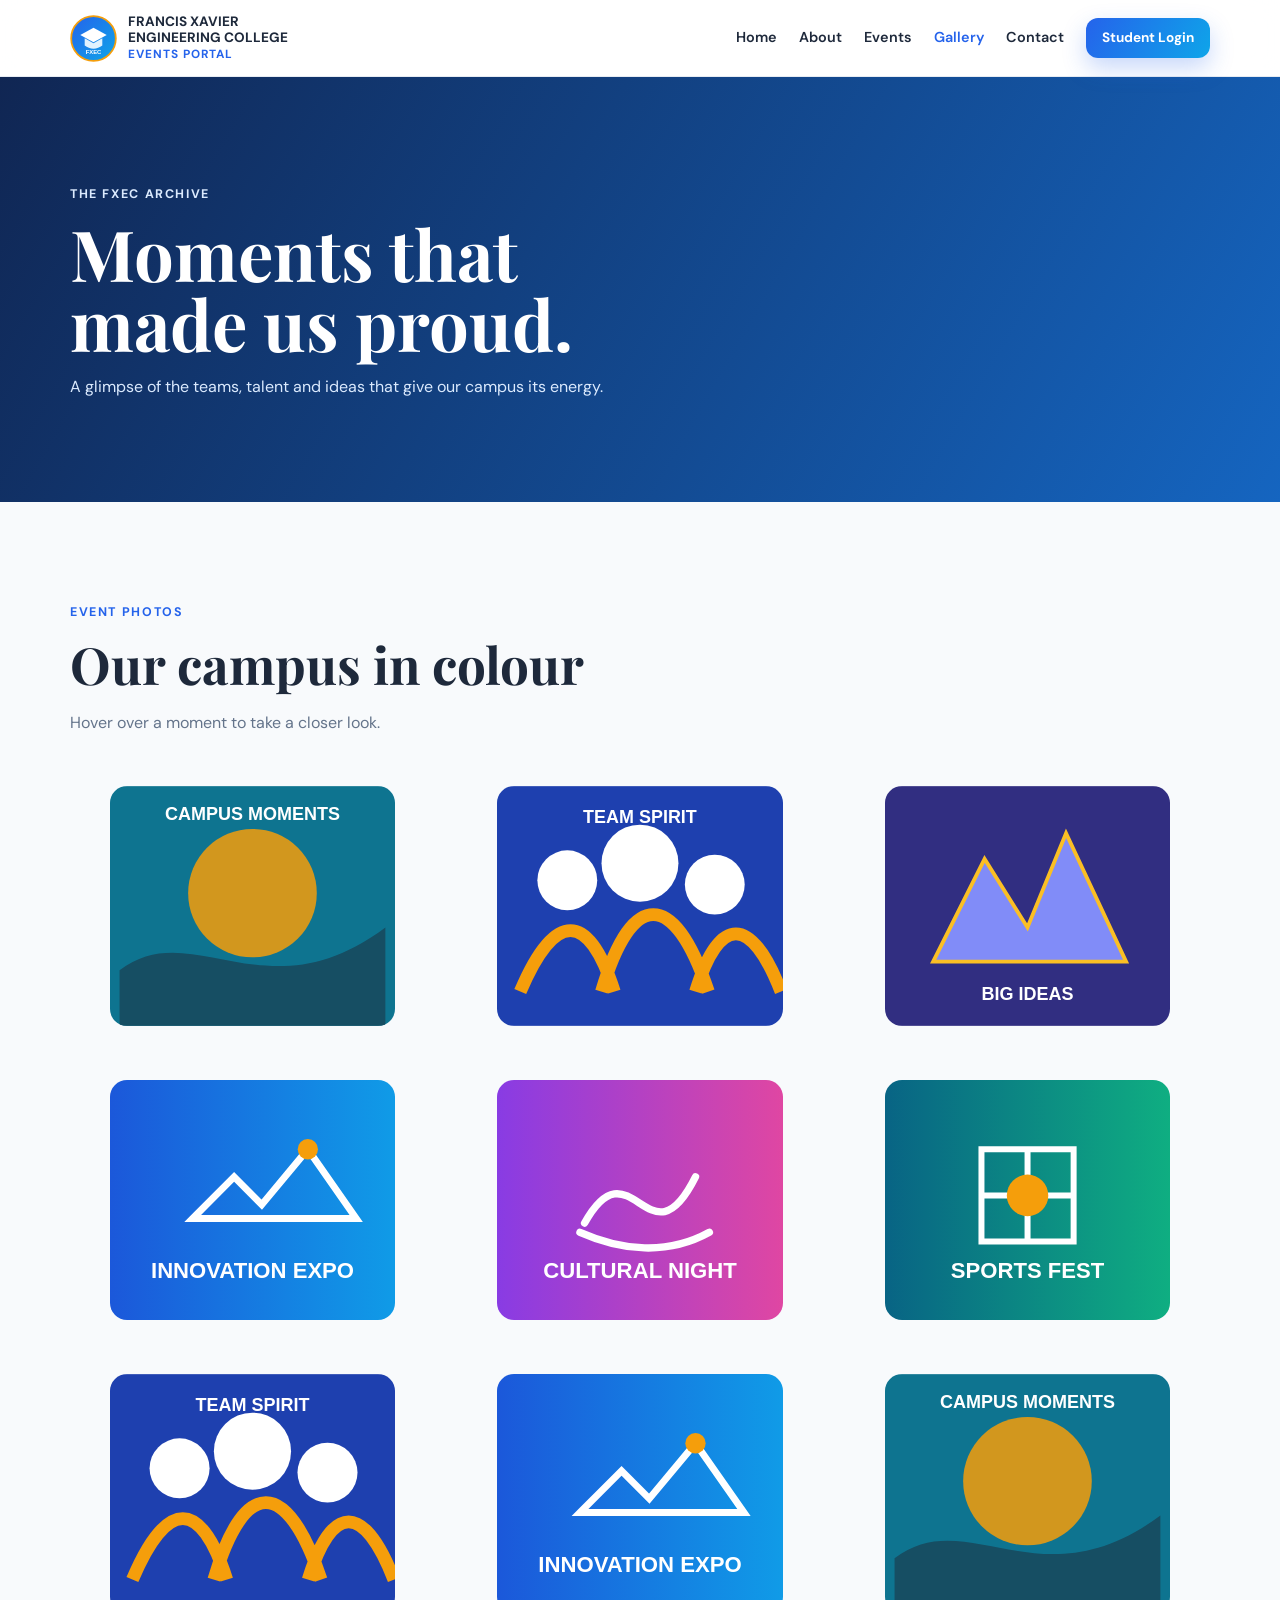
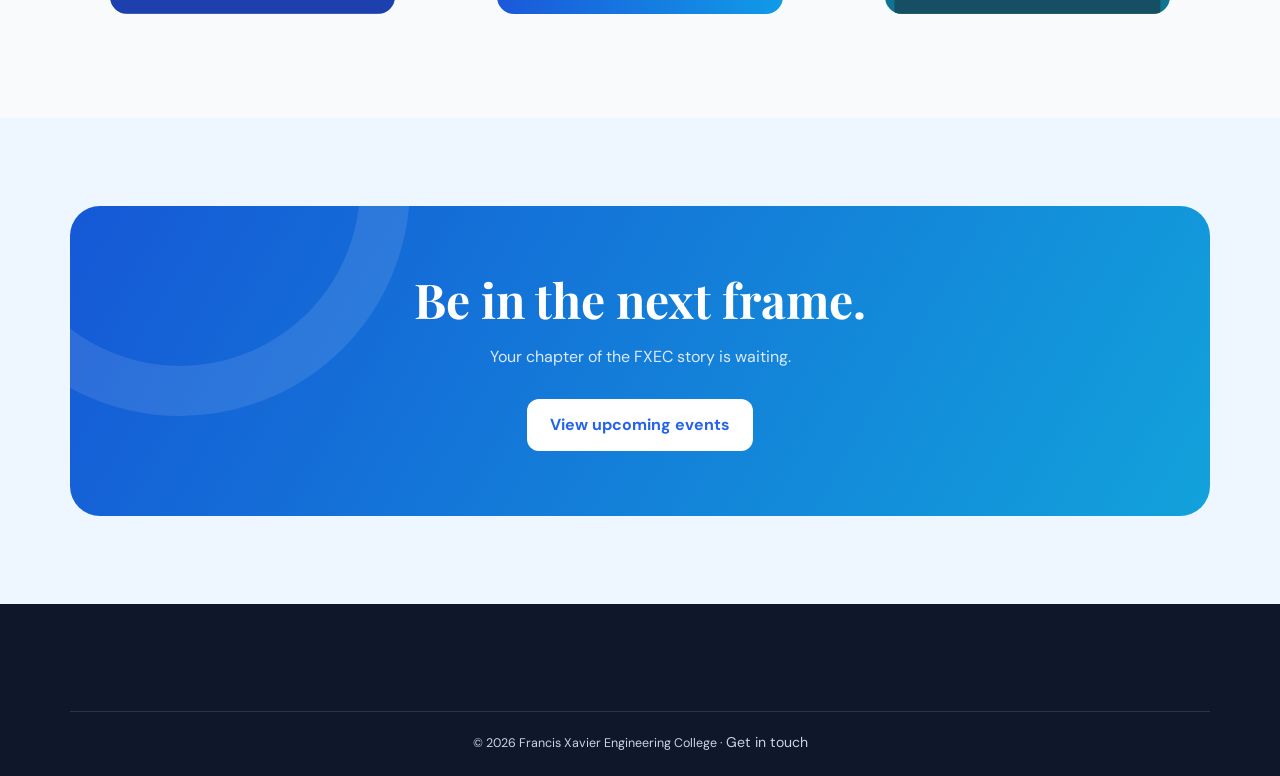
<file: gallery.html>
<!DOCTYPE html><html lang="en"><head><meta charset="UTF-8"><meta name="viewport" content="width=device-width,initial-scale=1"><title>Gallery | FXEC Events</title><link rel="stylesheet" href="https://cdnjs.cloudflare.com/ajax/libs/font-awesome/6.5.2/css/all.min.css"><link rel="stylesheet" href="css/style.css"><link rel="stylesheet" href="css/responsive.css"><link rel="stylesheet" href="css/interactions.css"></head><body><nav class="nav"><div class="container nav-inner"><a class="brand" href="index.html"><img src="images/college-logo.svg" alt="FXEC"><div>FRANCIS XAVIER<br>ENGINEERING COLLEGE<br><span>EVENTS PORTAL</span></div></a><div class="nav-links"><a href="index.html">Home</a><a href="about.html">About</a><a href="events.html">Events</a><a class="active" href="gallery.html">Gallery</a><a href="contact.html">Contact</a><a class="btn nav-cta" href="student-login.html">Student Login</a></div></div></nav><header class="page-hero"><div class="container"><p class="eyebrow">The FXEC archive</p><h1>Moments that<br>made us proud.</h1><p>A glimpse of the teams, talent and ideas that give our campus its energy.</p></div></header><main><section class="section"><div class="container"><p class="eyebrow">Event photos</p><h2 class="section-title">Our campus in colour</h2><p class="section-copy">Hover over a moment to take a closer look.</p><div class="gallery-grid"><figure class="gallery-item"><img src="images/gallery1.svg" alt="Campus celebration"></figure><figure class="gallery-item"><img src="images/gallery2.svg" alt="Team collaboration"></figure><figure class="gallery-item"><img src="images/gallery3.svg" alt="Innovation ideas"></figure><figure class="gallery-item"><img src="images/event1.svg" alt="Technical showcase"></figure><figure class="gallery-item"><img src="images/event2.svg" alt="Cultural performance"></figure><figure class="gallery-item"><img src="images/event3.svg" alt="Sports competition"></figure><figure class="gallery-item"><img src="images/gallery2.svg" alt="Student community"></figure><figure class="gallery-item"><img src="images/event1.svg" alt="Hackathon"></figure><figure class="gallery-item"><img src="images/gallery1.svg" alt="Campus memories"></figure></div></div></section><section class="section light-section"><div class="container cta"><h2>Be in the next frame.</h2><p>Your chapter of the FXEC story is waiting.</p><a class="btn" href="events.html">View upcoming events</a></div></section></main><footer class="footer"><div class="container copyright">© 2026 Francis Xavier Engineering College · <a href="contact.html">Get in touch</a></div></footer><script src="js/app.js" defer></script></body></html>
</file>
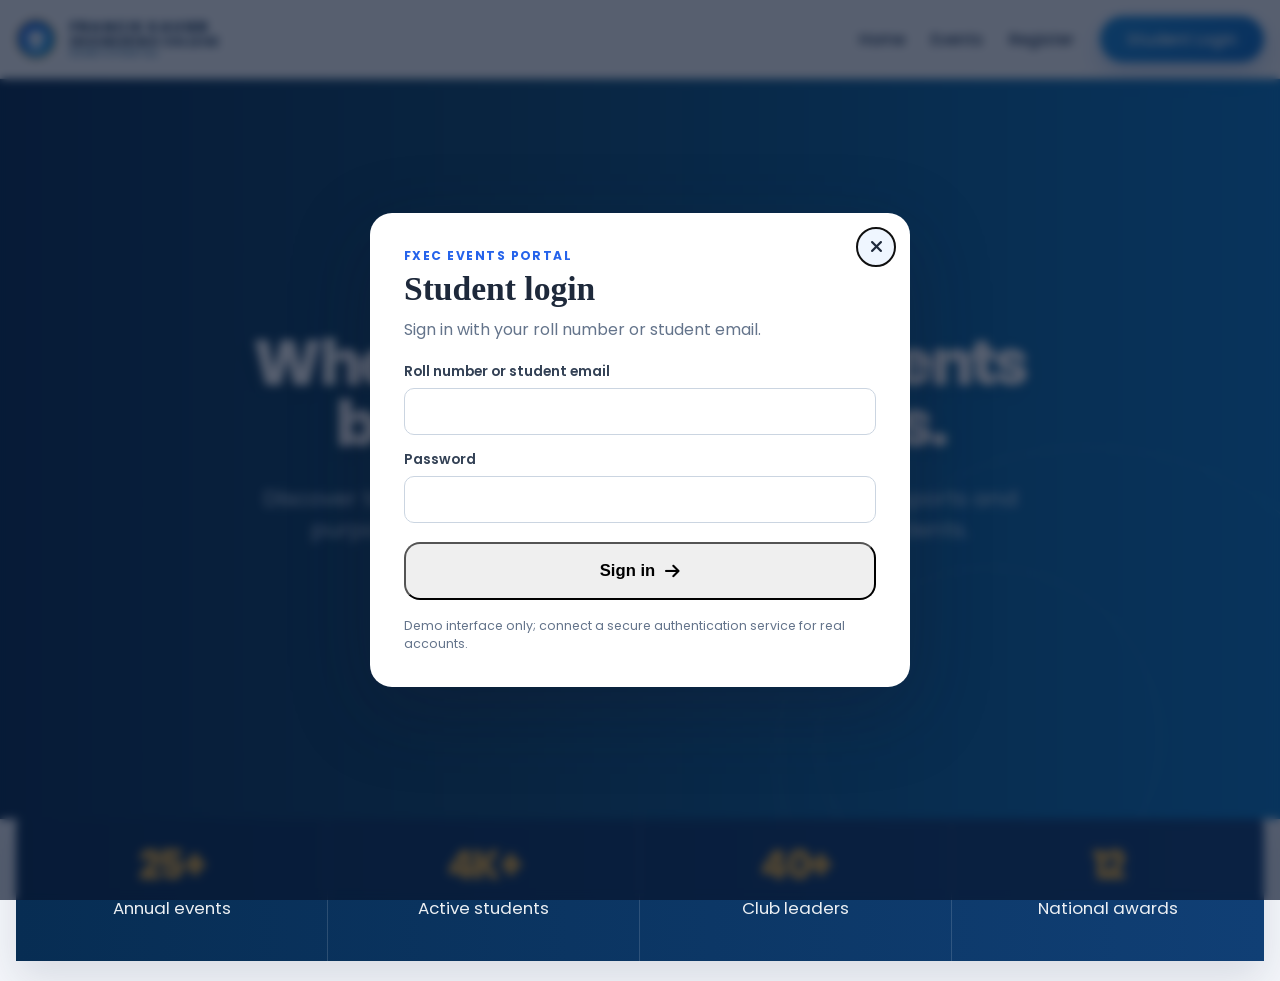
<file: student-login.html>
<!DOCTYPE html>
<html lang="en">
<head>
    <meta charset="UTF-8" />
    <meta name="viewport" content="width=device-width, initial-scale=1.0" />
    <title>Student Login | FXEC Events Portal</title>
    <link rel="preconnect" href="https://fonts.googleapis.com" />
    <link rel="preconnect" href="https://fonts.gstatic.com" crossorigin />
    <link href="https://fonts.googleapis.com/css2?family=Poppins:wght@300;400;500;600;700;800&display=swap" rel="stylesheet" />
    <link rel="stylesheet" href="https://cdnjs.cloudflare.com/ajax/libs/font-awesome/6.5.2/css/all.min.css" />
    <link rel="stylesheet" href="css/login.css" />
<link rel="stylesheet" href="css/interactions.css"></head>
<body class="portal-page">
    <header class="portal-header">
        <div class="container portal-nav">
            <a href="index.html" class="portal-brand" aria-label="FXEC Home">
                <img src="images/college-logo.svg" alt="College logo" />
                <div>
                    <span>FRANCIS XAVIER</span>
                    <small>ENGINEERING COLLEGE</small>
                    <em>EVENTS PORTAL</em>
                </div>
            </a>

            <nav class="portal-nav-links" aria-label="Main navigation">
                <a href="index.html">Home</a>
                <a href="events.html">Events</a>
                <a href="student-register.html">Register</a>
                <a href="student-login.html" class="portal-nav-btn active">Student Login</a>
            </nav>
        </div>
    </header>

    <main>
        <section class="portal-hero">
            <div class="container hero-inner">
                <p class="eyebrow">FXEC Campus · Learning beyond classrooms</p>
                <h1>Where campus moments<br />become milestones.</h1>
                <p class="hero-text">
                    Discover technical brilliance, cultural expression, spirited sports and
                    purposeful connections—crafted by students, for students.
                </p>

                <div class="hero-actions">
                    <a href="events.html" class="btn btn-primary">
                        Explore events <i class="fa-solid fa-arrow-right"></i>
                    </a>
                    <a href="student-register.html" class="btn btn-secondary">Register Now</a>
                </div>
            </div>
        </section>

        <section class="stats-strip">
            <div class="container stats-panel">
                <div class="stat-item">
                    <strong>25+</strong>
                    <span>Annual events</span>
                </div>
                <div class="stat-item">
                    <strong>4K+</strong>
                    <span>Active students</span>
                </div>
                <div class="stat-item">
                    <strong>40+</strong>
                    <span>Club leaders</span>
                </div>
                <div class="stat-item">
                    <strong>12</strong>
                    <span>National awards</span>
                </div>
            </div>
        </section>
    </main>
<script src="js/app.js" defer></script></body>
</html>
</file>
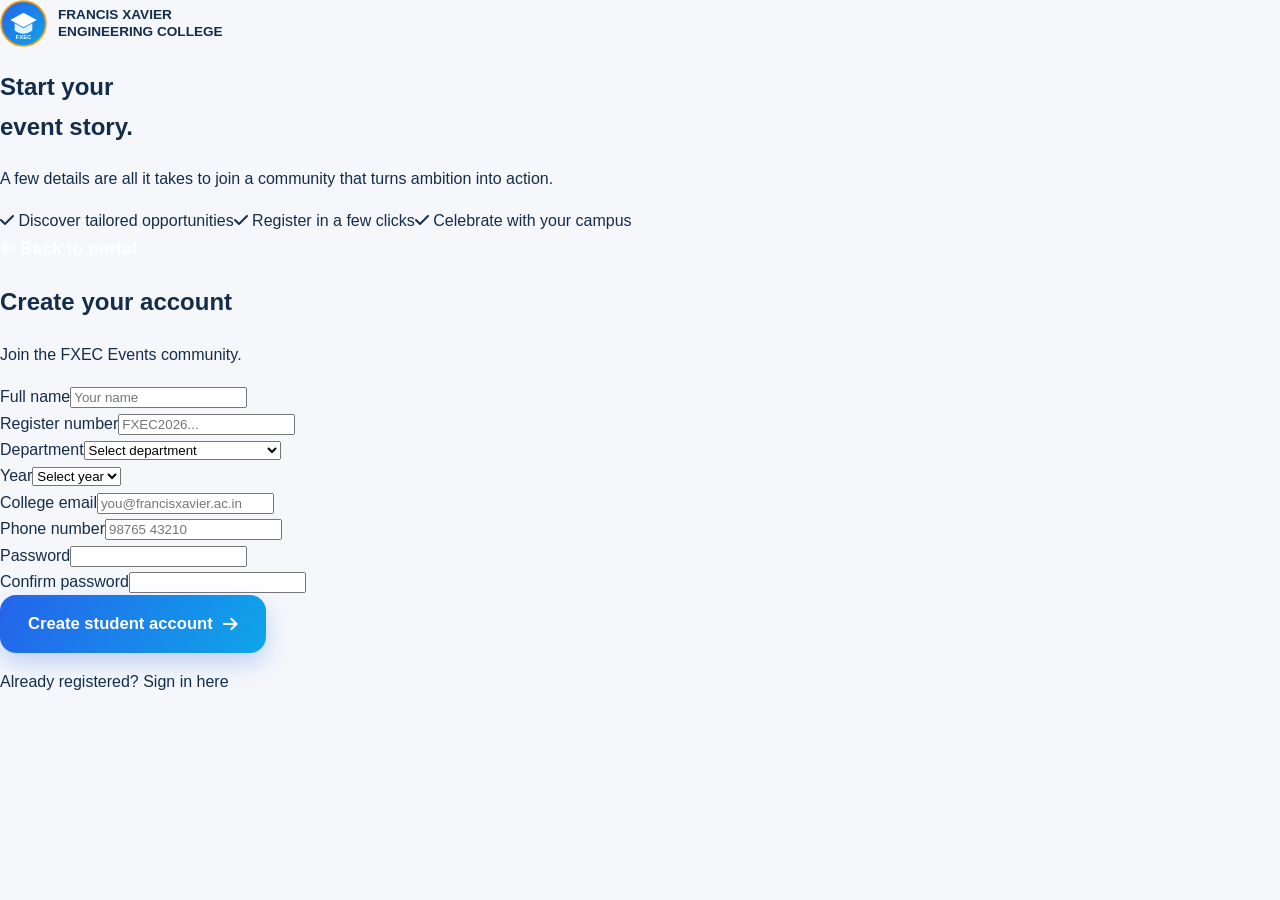
<file: student-register.html>
<!DOCTYPE html><html lang="en"><head><meta charset="UTF-8"><meta name="viewport" content="width=device-width,initial-scale=1"><title>Create Student Account | FXEC</title><link rel="stylesheet" href="https://cdnjs.cloudflare.com/ajax/libs/font-awesome/6.5.2/css/all.min.css"><link rel="stylesheet" href="css/style.css"><link rel="stylesheet" href="css/login.css"><link rel="stylesheet" href="css/responsive.css"><link rel="stylesheet" href="css/interactions.css"></head><body><main class="auth-page"><div class="auth-wrap"><aside class="auth-side"><a class="brand" href="index.html"><img src="images/college-logo.svg" alt="FXEC"><div>FRANCIS XAVIER<br>ENGINEERING COLLEGE</div></a><h1>Start your<br>event story.</h1><p>A few details are all it takes to join a community that turns ambition into action.</p><div class="auth-benefits"><span><i class="fa-solid fa-check"></i> Discover tailored opportunities</span><span><i class="fa-solid fa-check"></i> Register in a few clicks</span><span><i class="fa-solid fa-check"></i> Celebrate with your campus</span></div></aside><section class="auth-form"><a href="index.html" class="eyebrow"><i class="fa-solid fa-arrow-left"></i> Back to portal</a><h2>Create your account</h2><p>Join the FXEC Events community.</p><form action="#"><div class="form-row"><div class="field"><label for="name">Full name</label><input id="name" type="text" placeholder="Your name" required></div><div class="field"><label for="reg">Register number</label><input id="reg" type="text" placeholder="FXEC2026..." required></div></div><div class="form-row"><div class="field"><label for="dept">Department</label><select id="dept"><option>Select department</option><option>Computer Science</option><option>Electronics & Communication</option><option>Mechanical Engineering</option></select></div><div class="field"><label for="year">Year</label><select id="year"><option>Select year</option><option>I Year</option><option>II Year</option><option>III Year</option><option>IV Year</option></select></div></div><div class="form-row"><div class="field"><label for="mail">College email</label><input id="mail" type="email" placeholder="you@francisxavier.ac.in" required></div><div class="field"><label for="phone">Phone number</label><input id="phone" type="tel" placeholder="98765 43210" required></div></div><div class="form-row"><div class="field"><label for="pass">Password</label><input id="pass" type="password" required></div><div class="field"><label for="confirm">Confirm password</label><input id="confirm" type="password" required></div></div><button class="btn" type="submit">Create student account <i class="fa-solid fa-arrow-right"></i></button></form><p class="auth-switch">Already registered? <a href="student-login.html">Sign in here</a></p></section></div></main><script src="js/app.js" defer></script></body></html>
</file>
<file: css/style.css>
/* Francis Xavier Engineering College Event Portal — shared styles */
@import url('https://fonts.googleapis.com/css2?family=DM+Sans:wght@400;500;600;700&family=Playfair+Display:wght@600;700&display=swap');
:root{--primary:#2563eb;--secondary:#0ea5e9;--accent:#f59e0b;--ink:#1e293b;--muted:#64748b;--light:#f8fafc;--white:#fff;--line:#e2e8f0;--shadow:0 18px 45px rgba(15,23,42,.11);--radius:22px}*{box-sizing:border-box}html{scroll-behavior:smooth}body{margin:0;background:var(--light);color:var(--ink);font:16px/1.65 'DM Sans',sans-serif}a{text-decoration:none;color:inherit}img{max-width:100%;display:block}.container{width:min(1140px,calc(100% - 40px));margin:auto}.section{padding:88px 0}.eyebrow{color:var(--primary);font-size:.78rem;font-weight:700;letter-spacing:.13em;text-transform:uppercase}.section-title{font:700 clamp(2rem,4vw,3.25rem)/1.15 'Playfair Display',serif;margin:8px 0 15px}.section-copy{color:var(--muted);max-width:620px}.btn{display:inline-flex;align-items:center;gap:9px;padding:13px 23px;border:0;border-radius:12px;background:linear-gradient(120deg,var(--primary),var(--secondary));color:#fff;font-weight:700;cursor:pointer;box-shadow:0 10px 23px rgba(37,99,235,.25);transition:.25s}.btn:hover{transform:translateY(-3px);box-shadow:0 16px 28px rgba(37,99,235,.32)}.btn-outline{background:transparent;border:1px solid currentColor;box-shadow:none}.nav{position:sticky;top:0;z-index:50;background:rgba(255,255,255,.89);backdrop-filter:blur(17px);border-bottom:1px solid rgba(226,232,240,.8)}.nav-inner{height:76px;display:flex;align-items:center;justify-content:space-between;gap:20px}.brand{display:flex;align-items:center;gap:11px;font-size:.85rem;font-weight:700;line-height:1.2}.brand img{width:47px;height:47px}.brand span{color:var(--primary);font-size:.74rem;letter-spacing:.08em}.nav-links{display:flex;align-items:center;gap:22px;font-size:.9rem;font-weight:600}.nav-links a{transition:.2s}.nav-links a:hover,.nav-links .active{color:var(--primary)}.nav-cta{padding:9px 16px;font-size:.85rem}.hero{min-height:720px;display:grid;place-items:center;position:relative;overflow:hidden;background:linear-gradient(110deg,rgba(3,15,44,.94),rgba(11,75,162,.68)),url('../images/hero-banner.svg') center/cover}.hero:after{content:'';position:absolute;inset:auto -10% -150px auto;width:390px;height:390px;border:1px solid rgba(255,255,255,.25);border-radius:50%}.hero-content{position:relative;z-index:1;color:#fff;max-width:690px;padding:80px 0}.hero .eyebrow{color:#fcd34d}.hero h1{font:700 clamp(3rem,7vw,5.6rem)/.98 'Playfair Display',serif;margin:16px 0 22px}.hero p{font-size:1.1rem;max-width:590px;color:#dbeafe}.hero-actions{display:flex;gap:13px;flex-wrap:wrap;margin-top:30px}.hero .btn-outline{color:#fff}.trust{display:flex;gap:28px;margin-top:54px;font-size:.85rem;color:#dbeafe}.trust i{color:#fbbf24;margin-right:6px}.category-grid,.card-grid,.gallery-grid,.team-grid{display:grid;gap:22px}.category-grid{grid-template-columns:repeat(4,1fr);margin-top:36px}.category{padding:25px 19px;background:#fff;border:1px solid #e7eef9;border-radius:17px;transition:.25s}.category:hover{transform:translateY(-7px);box-shadow:var(--shadow);border-color:transparent}.category i{display:grid;place-items:center;width:48px;height:48px;border-radius:14px;color:#fff;background:linear-gradient(135deg,var(--primary),var(--secondary));font-size:1.25rem}.category h3{margin:15px 0 3px;font-size:1rem}.category p{margin:0;color:var(--muted);font-size:.86rem}.card-grid{grid-template-columns:repeat(3,1fr);margin-top:35px}.event-card{overflow:hidden;border-radius:var(--radius);background:#fff;box-shadow:0 8px 28px rgba(15,23,42,.07);transition:.25s}.event-card:hover{transform:translateY(-8px);box-shadow:var(--shadow)}.event-image{height:202px;object-fit:cover;width:100%}.event-body{padding:22px}.event-tag{color:var(--primary);font-size:.72rem;font-weight:700;letter-spacing:.1em;text-transform:uppercase}.event-body h3{margin:7px 0;font-size:1.16rem}.event-meta{display:flex;flex-wrap:wrap;gap:11px;color:var(--muted);font-size:.79rem}.event-meta i{color:var(--accent)}.split{display:grid;grid-template-columns:1fr 1fr;gap:65px;align-items:center}.visual-card{position:relative;border-radius:28px;overflow:hidden;box-shadow:var(--shadow)}.visual-card img{width:100%;min-height:390px;object-fit:cover}.floating-stat{position:absolute;bottom:22px;left:22px;padding:15px 20px;background:rgba(255,255,255,.9);backdrop-filter:blur(12px);border-radius:15px;font-weight:700;box-shadow:var(--shadow)}.stats{background:linear-gradient(120deg,#0f255e,#1d4ed8);color:#fff}.stat-grid{display:grid;grid-template-columns:repeat(4,1fr);gap:20px;text-align:center}.stat strong{display:block;font:700 3rem/1 'Playfair Display',serif;color:#fde68a}.stat span{font-size:.9rem;color:#dbeafe}.why-list{display:grid;gap:14px;margin-top:25px}.why-list div{display:flex;gap:13px;align-items:flex-start}.why-list i{display:grid;place-items:center;flex:0 0 28px;height:28px;border-radius:50%;background:#dbeafe;color:var(--primary);font-size:.78rem}.gallery-grid{grid-template-columns:repeat(3,1fr);margin-top:33px}.gallery-item{overflow:hidden;border-radius:17px;height:240px}.gallery-item img{width:100%;height:100%;object-fit:cover;transition:.45s}.gallery-item:hover img{transform:scale(1.11)}.testimonial{padding:28px;background:#fff;border-radius:19px;box-shadow:0 8px 25px rgba(15,23,42,.06)}.testimonial p{font-style:italic;color:#475569}.person{display:flex;align-items:center;gap:12px;font-size:.85rem;font-weight:700}.avatar{width:42px;height:42px;border-radius:50%;display:grid;place-items:center;background:#dbeafe;color:var(--primary)}.cta{padding:65px 6%;text-align:center;color:#fff;border-radius:30px;background:linear-gradient(120deg,#1558d6,#12a2db);overflow:hidden;position:relative}.cta:before{content:'';position:absolute;width:360px;height:360px;border:50px solid rgba(255,255,255,.1);border-radius:50%;top:-250px;left:-120px}.cta>*{position:relative}.cta h2{font:700 clamp(2rem,4vw,3rem)/1.2 'Playfair Display',serif;margin:0}.cta p{color:#dbeafe}.cta .btn{background:#fff;color:var(--primary);box-shadow:none;margin-top:12px}.footer{padding:65px 0 22px;background:#0f172a;color:#cbd5e1}.footer-grid{display:grid;grid-template-columns:2fr 1fr 1fr 1.3fr;gap:35px}.footer h4{color:#fff;margin:0 0 14px}.footer p,.footer a{font-size:.88rem}.footer-links{display:grid;gap:8px}.socials{display:flex;gap:9px}.socials a{display:grid;place-items:center;width:35px;height:35px;border-radius:50%;background:#24334c;transition:.2s}.socials a:hover{background:var(--primary);transform:translateY(-3px)}.copyright{margin-top:42px;padding-top:19px;border-top:1px solid #27344b;font-size:.78rem;text-align:center}.page-hero{padding:95px 0 85px;background:linear-gradient(120deg,#102653,#1565c0);color:#fff}.page-hero h1{font:700 clamp(2.8rem,6vw,4.4rem)/1 'Playfair Display',serif;margin:10px 0}.page-hero p{color:#dbeafe;max-width:580px}.light-section{background:#eef6ff}.empty{display:none}
</file>
<file: css/responsive.css>
@media(max-width:900px){.nav-links{gap:12px;font-size:.78rem}.category-grid{grid-template-columns:repeat(2,1fr)}.card-grid{grid-template-columns:repeat(2,1fr)}.split,.contact-grid{grid-template-columns:1fr;gap:35px}.team-grid{grid-template-columns:repeat(2,1fr)}.footer-grid{grid-template-columns:repeat(2,1fr)}.auth-wrap{grid-template-columns:1fr}.auth-side{display:none}}@media(max-width:600px){.container{width:min(100% - 28px,1140px)}.nav-inner{height:70px}.nav-links{display:none}.hero{min-height:640px}.section{padding:62px 0}.hero h1{font-size:3.1rem}.trust{gap:15px;flex-wrap:wrap}.category-grid,.card-grid,.gallery-grid,.achievement-grid{grid-template-columns:1fr}.stat-grid{grid-template-columns:repeat(2,1fr);row-gap:31px}.footer-grid{grid-template-columns:1fr}.form-row,.mission-grid{grid-template-columns:1fr}.auth-form{padding:35px 24px}.page-hero{padding:70px 0}.gallery-item{height:220px}}
</file>
<file: css/interactions.css>
.fxec-modal[hidden] {
    display: none;
}

.fxec-modal {
    position: fixed;
    inset: 0;
    z-index: 1000;
    display: grid;
    place-items: center;
    padding: 20px;
    overflow-y: auto;
    background: rgba(8, 20, 43, .68);
    backdrop-filter: blur(5px);
}

.modal-open {
    overflow: hidden;
}

.fxec-modal-panel {
    position: relative;
    width: min(100%, 540px);
    max-height: min(90vh, 850px);
    overflow-y: auto;
    padding: 34px;
    border-radius: 22px;
    background: #fff;
    box-shadow: 0 24px 80px rgba(15, 23, 42, .3);
}

.fxec-modal-close {
    position: absolute;
    top: 15px;
    right: 15px;
    display: grid;
    place-items: center;
    width: 38px;
    height: 38px;
    border: 0;
    border-radius: 50%;
    background: #eff6ff;
    color: #1e293b;
    font-size: 1.1rem;
    cursor: pointer;
}

.fxec-modal-content h2 {
    margin: 4px 38px 8px 0;
    color: #1e293b;
    font: 700 clamp(1.65rem, 5vw, 2.1rem)/1.2 'Playfair Display', serif;
}

.fxec-modal-eyebrow {
    margin: 0;
    color: #2563eb;
    font-size: .76rem;
    font-weight: 700;
    letter-spacing: .12em;
    text-transform: uppercase;
}

.fxec-modal-copy,
.fxec-modal-note {
    color: #64748b;
}

.fxec-modal-copy {
    margin: 0 0 20px;
}

.fxec-modal-note {
    margin: 17px 0 0;
    font-size: .78rem;
}

.fxec-modal-form {
    display: grid;
    gap: 15px;
}

.fxec-modal .field {
    display: grid;
    gap: 6px;
}

.fxec-modal .field label {
    color: #334155;
    font-size: .86rem;
    font-weight: 600;
}

.fxec-modal .field input,
.fxec-modal .field select {
    width: 100%;
    min-height: 46px;
    padding: 10px 12px;
    border: 1px solid #cbd5e1;
    border-radius: 10px;
    background: #fff;
    color: #1e293b;
    font: inherit;
}

.fxec-modal .field input:focus,
.fxec-modal .field select:focus {
    outline: 3px solid rgba(37, 99, 235, .17);
    border-color: #2563eb;
}

.fxec-modal-form .btn,
.fxec-modal-content > .btn {
    justify-content: center;
    margin-top: 4px;
}

.fxec-success-icon {
    display: grid;
    place-items: center;
    width: 54px;
    height: 54px;
    margin-bottom: 18px;
    border-radius: 50%;
    background: #dcfce7;
    color: #15803d;
    font-size: 1.4rem;
}

.fxec-toast {
    position: fixed;
    right: 22px;
    bottom: 22px;
    z-index: 1100;
    max-width: min(420px, calc(100% - 32px));
    padding: 14px 18px;
    border-radius: 12px;
    background: #0f172a;
    color: #fff;
    box-shadow: 0 12px 35px rgba(15, 23, 42, .25);
    opacity: 0;
    pointer-events: none;
    transform: translateY(10px);
    transition: opacity .2s, transform .2s;
}

.fxec-toast.is-visible {
    opacity: 1;
    transform: translateY(0);
}

.mobile-nav-toggle {
    display: none;
    width: 42px;
    height: 42px;
    border: 1px solid #dbe4ef;
    border-radius: 10px;
    background: #fff;
    color: #1e293b;
    font-size: 1rem;
    cursor: pointer;
}

.filter {
    cursor: pointer;
    transition: background .2s, color .2s, border-color .2s;
}

.filter.is-active {
    border-color: var(--primary);
    background: var(--primary);
    color: #fff;
}

.event-card[hidden] {
    display: none;
}

.event-card {
    display: flex;
    flex-direction: column;
    height: 100%;
}

.event-image {
    aspect-ratio: 16 / 9;
    height: auto;
}

.event-body {
    display: flex;
    flex: 1;
    flex-direction: column;
    align-items: flex-start;
}

.event-body p {
    flex: 1;
}

.event-card .btn {
    margin-top: auto;
}

@media (max-width: 600px) {
    .nav-inner {
        position: relative;
        justify-content: space-between;
    }

    .mobile-nav-toggle {
        display: grid;
        place-items: center;
    }

    .nav-links {
        position: absolute;
        top: 100%;
        right: 0;
        left: 0;
        display: none;
        align-items: stretch;
        gap: 0;
        padding: 8px 14px 14px;
        border: 1px solid #e2e8f0;
        border-top: 0;
        border-radius: 0 0 14px 14px;
        background: #fff;
        box-shadow: 0 14px 25px rgba(15, 23, 42, .12);
    }

    .nav-links.is-open {
        display: grid;
    }

    .nav-links a {
        padding: 10px 4px;
    }

    .nav-links .nav-cta {
        justify-content: center;
        margin-top: 6px;
    }

    .fxec-modal-panel {
        padding: 28px 22px;
    }
}
</file>
<file: css/about.css>
.mission-grid{display:grid;grid-template-columns:repeat(2,1fr);gap:22px}.mission{padding:32px;border-radius:var(--radius);background:#fff;box-shadow:0 8px 24px rgba(15,23,42,.06)}.mission i{color:var(--accent);font-size:1.6rem}.mission h3{margin:13px 0 7px}.mission p{color:var(--muted);margin:0}.team-grid{grid-template-columns:repeat(4,1fr);margin-top:35px}.member{background:#fff;border-radius:18px;overflow:hidden;text-align:center;padding-bottom:18px;box-shadow:0 7px 20px rgba(15,23,42,.06)}.member .portrait{height:165px;display:grid;place-items:center;background:linear-gradient(135deg,#bfdbfe,#e0f2fe);font-size:3.3rem;color:var(--primary)}.member h3{font-size:1rem;margin:15px 0 0}.member p{color:var(--muted);font-size:.8rem;margin:3px}.achievement-grid{display:grid;grid-template-columns:repeat(3,1fr);gap:20px}.achievement{padding:29px;background:#fff;border-radius:18px;text-align:center}.achievement i{font-size:1.6rem;color:var(--accent)}.achievement strong{display:block;font-size:1.55rem;margin-top:7px}
</file>
<file: css/login.css>
:root {
    --fxec-deep: #05284b;
    --fxec-mid: #0e5a8c;
    --fxec-light: #1a8bd8;
    --fxec-sky: #4ac1ff;
    --fxec-orange: #f7b63d;
    --fxec-ink: #132d4b;
    --fxec-soft: #edf5ff;
    --white: #ffffff;
    --border: rgba(255,255,255,0.25);
}

* {
    box-sizing: border-box;
}

html {
    scroll-behavior: smooth;
}

body {
    margin: 0;
    font-family: 'Poppins', sans-serif;
    background: #f5f7fb;
    color: var(--fxec-ink);
}

a {
    text-decoration: none;
}

img {
    display: block;
    max-width: 100%;
}

.container {
    width: min(1260px, calc(100% - 32px));
    margin: 0 auto;
}

.portal-page {
    min-height: 100vh;
    background: #f3f5f8;
}

.portal-header {
    background: rgba(255, 255, 255, 0.96);
    border-bottom: 1px solid rgba(141, 168, 196, 0.35);
    position: sticky;
    top: 0;
    z-index: 50;
    backdrop-filter: blur(12px);
}

.portal-nav {
    display: flex;
    align-items: center;
    justify-content: space-between;
    min-height: 78px;
}

.portal-brand {
    display: flex;
    align-items: center;
    gap: 14px;
    color: var(--fxec-deep);
}

.portal-brand img {
    width: 40px;
    height: 40px;
}

.portal-brand div {
    display: flex;
    flex-direction: column;
    line-height: 1.1;
    letter-spacing: 0.04em;
}

.portal-brand span,
.portal-brand small,
.portal-brand em {
    display: block;
    font-style: normal;
}

.portal-brand span {
    font-size: 0.92rem;
    font-weight: 700;
    letter-spacing: 0.08em;
}

.portal-brand small {
    font-size: 0.72rem;
    font-weight: 700;
    letter-spacing: 0.04em;
}

.portal-brand em {
    font-size: 0.58rem;
    font-weight: 600;
    letter-spacing: 0.1em;
    color: var(--fxec-mid);
}

.portal-nav-links {
    display: flex;
    align-items: center;
    gap: 26px;
    color: #163c69;
    font-weight: 500;
    font-size: 0.96rem;
}

.portal-nav-links a {
    color: var(--fxec-ink);
    transition: color 0.2s ease;
}

.portal-nav-links a:hover,
.portal-nav-links a.active {
    color: var(--fxec-mid);
}

.portal-nav-btn {
    display: inline-flex;
    align-items: center;
    justify-content: center;
    min-width: 164px;
    min-height: 46px;
    padding: 0 22px;
    border-radius: 999px;
    background: linear-gradient(135deg, #1a8bd8, #0d70c9);
    color: var(--white) !important;
    box-shadow: 0 10px 25px rgba(13, 93, 190, 0.25);
}

.portal-hero {
    position: relative;
    overflow: hidden;
    background: linear-gradient(90deg, #072c52 0%, #0d496e 38%, #0a79c4 100%);
    min-height: 740px;
    display: flex;
    align-items: center;
}

.portal-hero::before,
.portal-hero::after {
    content: "";
    position: absolute;
    border-radius: 50%;
    border: 1px solid rgba(255,255,255,0.14);
}

.portal-hero::before {
    width: 620px;
    height: 620px;
    right: -120px;
    bottom: -250px;
}

.portal-hero::after {
    width: 340px;
    height: 340px;
    right: 120px;
    bottom: -90px;
}

.hero-inner {
    position: relative;
    z-index: 1;
    text-align: center;
    padding: 90px 0 70px;
}

.eyebrow {
    margin: 0 0 28px;
    font-size: 1.05rem;
    font-weight: 600;
    letter-spacing: 0.02em;
    color: rgba(255,255,255,0.92);
    text-transform: none;
}

.hero-inner h1 {
    margin: 0;
    font-size: clamp(3.2rem, 5vw, 7.1rem);
    line-height: 0.96;
    letter-spacing: -0.06em;
    font-weight: 800;
    color: var(--white);
    text-shadow: 0 4px 18px rgba(0, 0, 0, 0.14);
}

.hero-text {
    max-width: 760px;
    margin: 28px auto 0;
    font-size: clamp(1.06rem, 1.7vw, 2rem);
    line-height: 1.45;
    color: rgba(235, 245, 255, 0.9);
    font-weight: 400;
}

.hero-actions {
    display: flex;
    justify-content: center;
    align-items: center;
    gap: 18px;
    flex-wrap: wrap;
    margin-top: 36px;
}

.btn {
    display: inline-flex;
    align-items: center;
    justify-content: center;
    gap: 10px;
    min-height: 58px;
    min-width: 194px;
    padding: 0 28px;
    border-radius: 16px;
    font-size: 1.04rem;
    font-weight: 600;
    transition: transform 0.2s ease, box-shadow 0.2s ease;
}

.btn:hover {
    transform: translateY(-2px);
}

.btn-primary {
    background: linear-gradient(135deg, #1a8bd8, #0d70c9);
    color: var(--white);
    box-shadow: 0 16px 30px rgba(20, 133, 226, 0.35);
}

.btn-secondary {
    color: var(--white);
    border: 1px solid rgba(255,255,255,0.45);
    background: rgba(255,255,255,0.08);
    backdrop-filter: blur(4px);
}

.stats-strip {
    background: #f4f6fa;
    margin-top: -10px;
    padding-bottom: 20px;
}

.stats-panel {
    display: grid;
    grid-template-columns: repeat(4, minmax(0, 1fr));
    background: linear-gradient(90deg, #072d53 0%, #103f75 100%);
    border-radius: 18px 18px 0 0;
    overflow: hidden;
    box-shadow: 0 18px 40px rgba(21, 41, 76, 0.12);
}

.stat-item {
    padding: 36px 12px 40px;
    text-align: center;
    border-right: 1px solid rgba(255,255,255,0.14);
}

.stat-item:last-child {
    border-right: none;
}

.stat-item strong {
    display: block;
    font-size: clamp(2.5rem, 3vw, 4rem);
    line-height: 1;
    font-weight: 800;
    letter-spacing: -0.06em;
    color: var(--fxec-orange);
}

.stat-item span {
    display: block;
    margin-top: 10px;
    font-size: 1.05rem;
    color: rgba(255,255,255,0.92);
}

@media (max-width: 900px) {
    .portal-brand div {
        display: none;
    }

    .portal-nav-links {
        gap: 18px;
        font-size: 0.8rem;
    }

    .portal-nav-btn {
        min-width: 130px;
        min-height: 40px;
    }

    .hero-inner {
        padding-top: 70px;
    }

    .stats-panel {
        grid-template-columns: repeat(2, minmax(0, 1fr));
    }

    .stat-item:nth-child(2) {
        border-right: none;
    }
}

@media (max-width: 640px) {
    .portal-nav {
        flex-direction: column;
        justify-content: center;
        gap: 12px;
        padding: 16px 0;
    }

    .portal-nav-links {
        flex-wrap: wrap;
        justify-content: center;
        gap: 12px 18px;
    }

    .portal-hero {
        min-height: 620px;
    }

    .hero-text {
        font-size: 1.1rem;
    }

    .btn {
        width: 100%;
        max-width: 260px;
    }

    .stats-panel {
        grid-template-columns: 1fr;
        border-radius: 18px;
    }

    .stat-item {
        border-right: none;
        border-bottom: 1px solid rgba(255,255,255,0.14);
    }

    .stat-item:last-child {
        border-bottom: none;
    }
}
</file>
<file: css/contact.css>
.contact-section {
    background:
        radial-gradient(ellipse at 4% 10%, rgba(14, 165, 233, .08), transparent 34%),
        #f8fafc;
}

.contact-grid {
    display: grid;
    grid-template-columns: minmax(270px, .82fr) minmax(0, 1.18fr);
    align-items: stretch;
    gap: 30px;
}

.contact-info {
    display: flex;
    flex-direction: column;
    padding: clamp(28px, 4vw, 42px);
    border: 1px solid rgba(255, 255, 255, .17);
    border-radius: 24px;
    background:
        radial-gradient(circle at 100% 0, rgba(56, 189, 248, .22), transparent 36%),
        linear-gradient(145deg, #102653, #1d4ed8);
    color: #fff;
    box-shadow: 0 22px 55px rgba(15, 45, 99, .2);
}

.contact-info-kicker {
    display: inline-flex;
    align-items: center;
    gap: 9px;
    color: #bfdbfe;
    font-size: .8rem;
    font-weight: 700;
    letter-spacing: .1em;
    text-transform: uppercase;
}

.contact-info-kicker i {
    color: #fcd34d;
}

.contact-info h2 {
    margin: 20px 0 10px;
    font: 700 clamp(1.8rem, 3vw, 2.25rem)/1.18 'Playfair Display', serif;
}

.contact-info > p {
    margin: 0;
    color: #dbeafe;
    font-size: .94rem;
}

.contact-line {
    display: flex;
    align-items: flex-start;
    gap: 14px;
    margin: 28px 0 0;
}

.contact-line-icon {
    display: grid;
    flex: 0 0 42px;
    place-items: center;
    width: 42px;
    height: 42px;
    border: 1px solid rgba(255, 255, 255, .17);
    border-radius: 13px;
    background: rgba(255, 255, 255, .1);
    color: #fcd34d;
}

.contact-line strong,
.contact-line div > span,
.contact-line div > a {
    display: block;
}

.contact-line strong {
    margin: 0 0 3px;
    font-size: .92rem;
}

.contact-line div > span,
.contact-line div > a {
    color: #dbeafe;
    font-size: .84rem;
    line-height: 1.6;
}

.contact-line div > a:hover {
    color: #fff;
    text-decoration: underline;
    text-underline-offset: 3px;
}

.contact-info-footer {
    display: flex;
    align-items: center;
    justify-content: space-between;
    gap: 14px;
    margin-top: auto;
    padding-top: 30px;
    color: #dbeafe;
    font-size: .82rem;
}

.contact-info .socials {
    flex-shrink: 0;
}

.contact-info .socials a {
    border: 1px solid rgba(255, 255, 255, .12);
    background: rgba(255, 255, 255, .1);
    color: #fff;
}

.contact-info .socials a:hover {
    background: #0ea5e9;
}

.contact-form {
    padding: clamp(26px, 4vw, 42px);
    border: 1px solid rgba(226, 232, 240, .86);
    border-radius: 24px;
    background: rgba(255, 255, 255, .9);
    box-shadow: 0 22px 55px rgba(15, 23, 42, .09);
    backdrop-filter: blur(14px);
}

.contact-form-heading {
    display: flex;
    align-items: flex-start;
    gap: 16px;
    margin-bottom: 28px;
}

.contact-form-icon {
    display: grid;
    flex: 0 0 50px;
    place-items: center;
    width: 50px;
    height: 50px;
    border-radius: 15px;
    background: linear-gradient(135deg, #dbeafe, #e0f2fe);
    color: #2563eb;
    font-size: 1.2rem;
}

.contact-form-heading .eyebrow {
    margin: 0 0 5px;
    font-size: .7rem;
}

.contact-form-heading h2 {
    margin: 0;
    color: var(--ink);
    font: 700 clamp(1.7rem, 3vw, 2.2rem)/1.18 'Playfair Display', serif;
}

.contact-form-heading > div > p:last-child {
    margin: 7px 0 0;
    color: var(--muted);
    font-size: .9rem;
}

.contact-fields {
    display: grid;
    grid-template-columns: repeat(2, minmax(0, 1fr));
    gap: 19px 16px;
}

.contact-fields .field {
    display: flex;
    min-width: 0;
    flex-direction: column;
    gap: 8px;
}

.contact-field-full {
    grid-column: 1 / -1;
}

.contact-fields .field label {
    display: flex;
    align-items: center;
    gap: 8px;
    color: #334155;
    font-size: .86rem;
    font-weight: 700;
}

.contact-fields .field label i {
    width: 15px;
    color: #2563eb;
    font-size: .83rem;
    text-align: center;
}

.contact-input-wrap {
    width: 100%;
}

.contact-input-wrap input,
.contact-input-wrap textarea {
    display: block;
    width: 100%;
    min-height: 51px;
    padding: 13px 15px;
    border: 1px solid #d9e2ee;
    border-radius: 11px;
    outline: 0;
    background: #f8fafc;
    color: #1e293b;
    font: 400 .92rem/1.5 'DM Sans', sans-serif;
    transition: border-color .2s ease, background .2s ease, box-shadow .2s ease;
}

.contact-input-wrap input::placeholder,
.contact-input-wrap textarea::placeholder {
    color: #94a3b8;
}

.contact-input-wrap input:hover,
.contact-input-wrap textarea:hover {
    border-color: #b7c7dc;
}

.contact-input-wrap input:focus,
.contact-input-wrap textarea:focus {
    border-color: #3b82f6;
    outline: 3px solid rgba(59, 130, 246, .13);
    background: #fff;
    box-shadow: 0 0 0 4px rgba(59, 130, 246, .08);
}

.contact-input-wrap textarea {
    min-height: 145px;
    resize: vertical;
}

.contact-submit {
    display: inline-flex;
    justify-content: center;
    min-width: 190px;
    margin-top: 23px;
    padding: 13px 20px;
    border-radius: 12px;
    background: linear-gradient(120deg, #2563eb, #0ea5e9);
    box-shadow: 0 10px 22px rgba(37, 99, 235, .23);
    transition: transform .2s ease, box-shadow .2s ease, filter .2s ease;
}

.contact-submit i {
    transition: transform .2s ease;
}

.contact-submit:hover {
    transform: translateY(-3px);
    filter: saturate(1.08);
    box-shadow: 0 15px 28px rgba(37, 99, 235, .3);
}

.contact-submit:hover i {
    transform: translateX(3px);
}

.contact-submit:focus-visible {
    outline: 3px solid rgba(37, 99, 235, .35);
    outline-offset: 3px;
}

.contact-privacy {
    display: flex;
    align-items: center;
    gap: 7px;
    margin: 14px 0 0;
    color: #64748b;
    font-size: .76rem;
}

.contact-privacy i {
    color: #0f9f6e;
}

.map {
    display: grid;
    height: 330px;
    place-items: center;
    border-radius: var(--radius);
    background: linear-gradient(135deg, rgba(14, 165, 233, .8), rgba(37, 99, 235, .9)), url('../images/gallery1.svg') center/cover;
    color: #fff;
    text-align: center;
}

.map i {
    color: #fcd34d;
    font-size: 2.8rem;
}

@media (max-width: 700px) {
    .contact-grid {
        grid-template-columns: 1fr;
    }

    .contact-info-footer {
        margin-top: 26px;
    }
}

@media (max-width: 520px) {
    .contact-fields {
        grid-template-columns: 1fr;
    }

    .contact-field-full {
        grid-column: auto;
    }

    .contact-info-footer {
        align-items: flex-start;
        flex-direction: column;
    }

    .contact-submit {
        width: 100%;
    }
}
</file>
<file: css/events.css>
.filters{display:flex;gap:10px;flex-wrap:wrap;margin:30px 0}.filter{border:1px solid var(--line);background:#fff;color:var(--ink);padding:8px 14px;border-radius:30px;font:600 .82rem 'DM Sans'}.filter:first-child{background:var(--primary);color:#fff;border-color:var(--primary)}.event-card .event-body p{font-size:.86rem;color:var(--muted)}.event-card .btn{margin-top:16px;padding:10px 15px;font-size:.8rem}.schedule{overflow:auto;background:#fff;border-radius:var(--radius);box-shadow:0 8px 28px rgba(15,23,42,.06)}table{width:100%;border-collapse:collapse;min-width:650px}th,td{text-align:left;padding:17px 20px;border-bottom:1px solid var(--line)}th{background:#eff6ff;color:var(--primary);font-size:.76rem;text-transform:uppercase;letter-spacing:.08em}td{font-size:.9rem}tr:last-child td{border-bottom:0}.status{padding:4px 9px;border-radius:20px;background:#dcfce7;color:#15803d;font-size:.72rem;font-weight:700}
</file>
